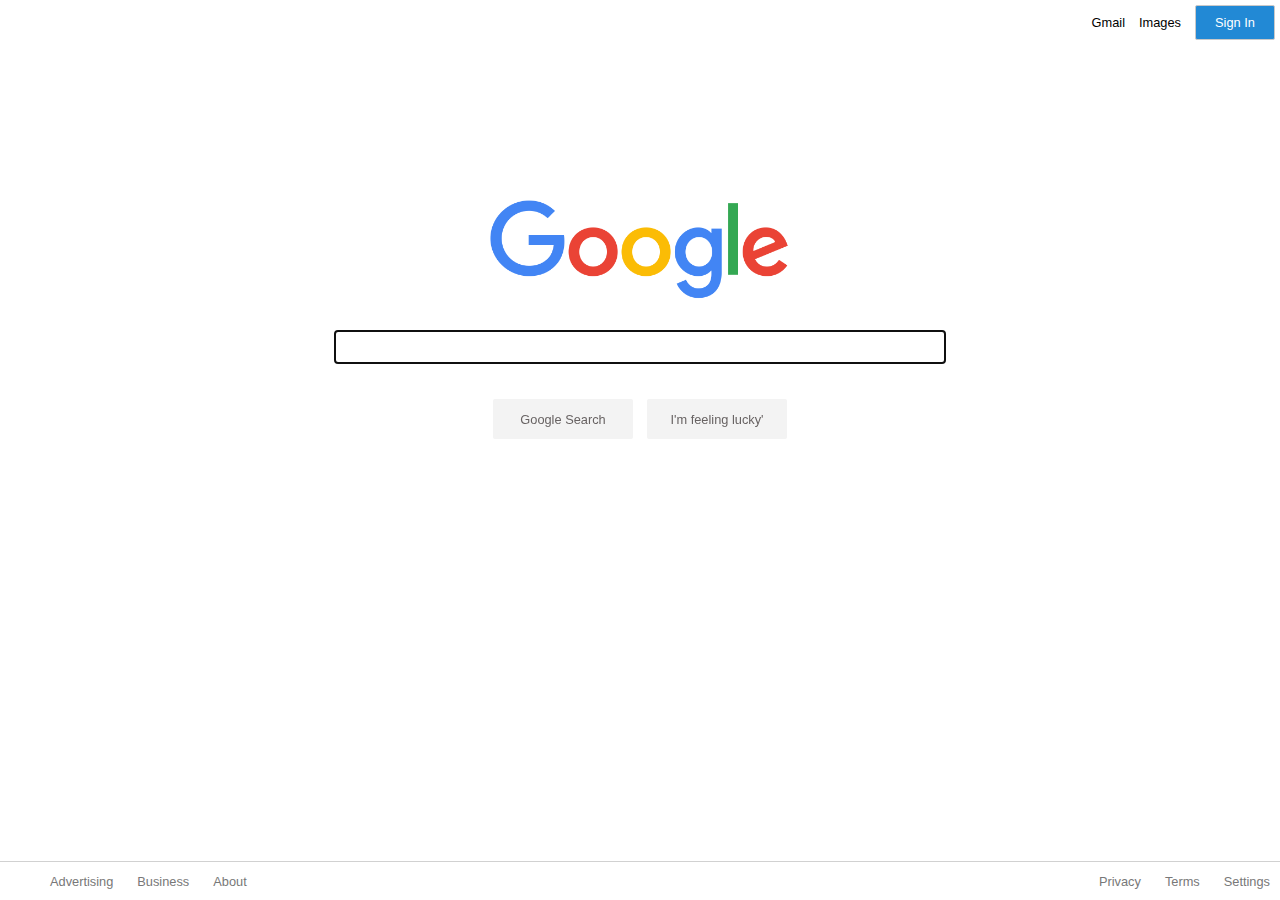
<file: GoogleClone/index.html>
<!Doctype html>
<html>
    <head>
        <title>Google clone</title>
        <link  rel="stylesheet" href="css/styles.css" />

    </head>

    <body>
        <header>
            <ul id="nav-right">
                <li><a href="#">Gmail</a></li>
                <li><a href="#">Images</a></li>
                <li><input type="button" id="sign-in" value="Sign In" /></li>
            </ul>
        </header>

        <div id="content">
            <div id="logo">
                <img src="img/googlelogo.png" alt="googlelogo" width="300px"/>
            </div>

            <div id="search">
                <input type="text" id="search-box"  name="search" />
            </div>

            <div id="search-button">
                <input type="button" class="button" name="google" value="Google Search" />
                <input type="button" class="button" name="google" value="I'm feeling lucky'" />
            </div>

        </div>

        <footer>
            <ul id="footer-left">
                <li><a href="#">Advertising</a></li>
                <li><a href="#">Business</a></li>
                <li><a href="#">About</a></li>
            </ul>

            <ul id="footer-right">
                <li><a href="#">Privacy</a></li>
                <li><a href="#">Terms</a></li>
                <li><a href="#">Settings</a></li>
            </ul>

        </footer>    
    
    </body>

    <script type="text/javascript">
        onload = () => {
            var mySearchBox = document.getElementById("search-box");
            mySearchBox.focus();
        }
    </script>
</html>
</file>
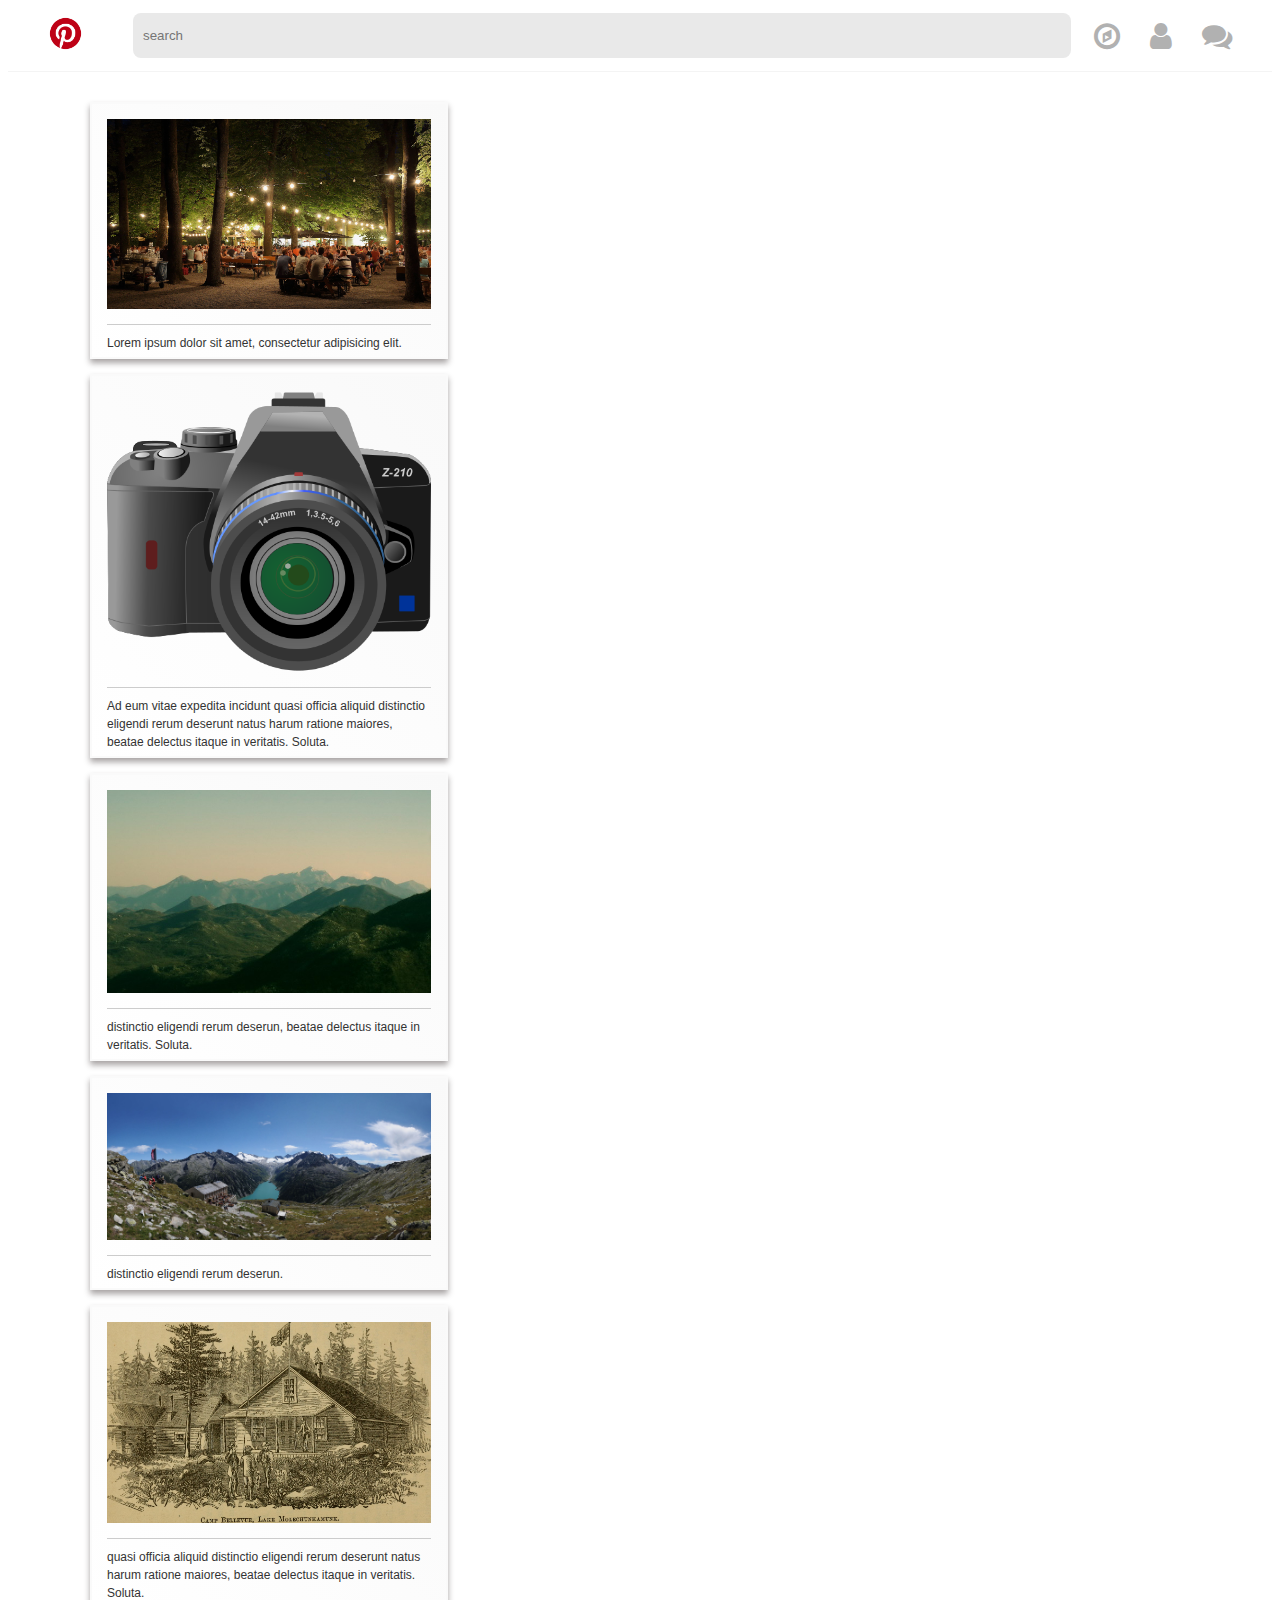
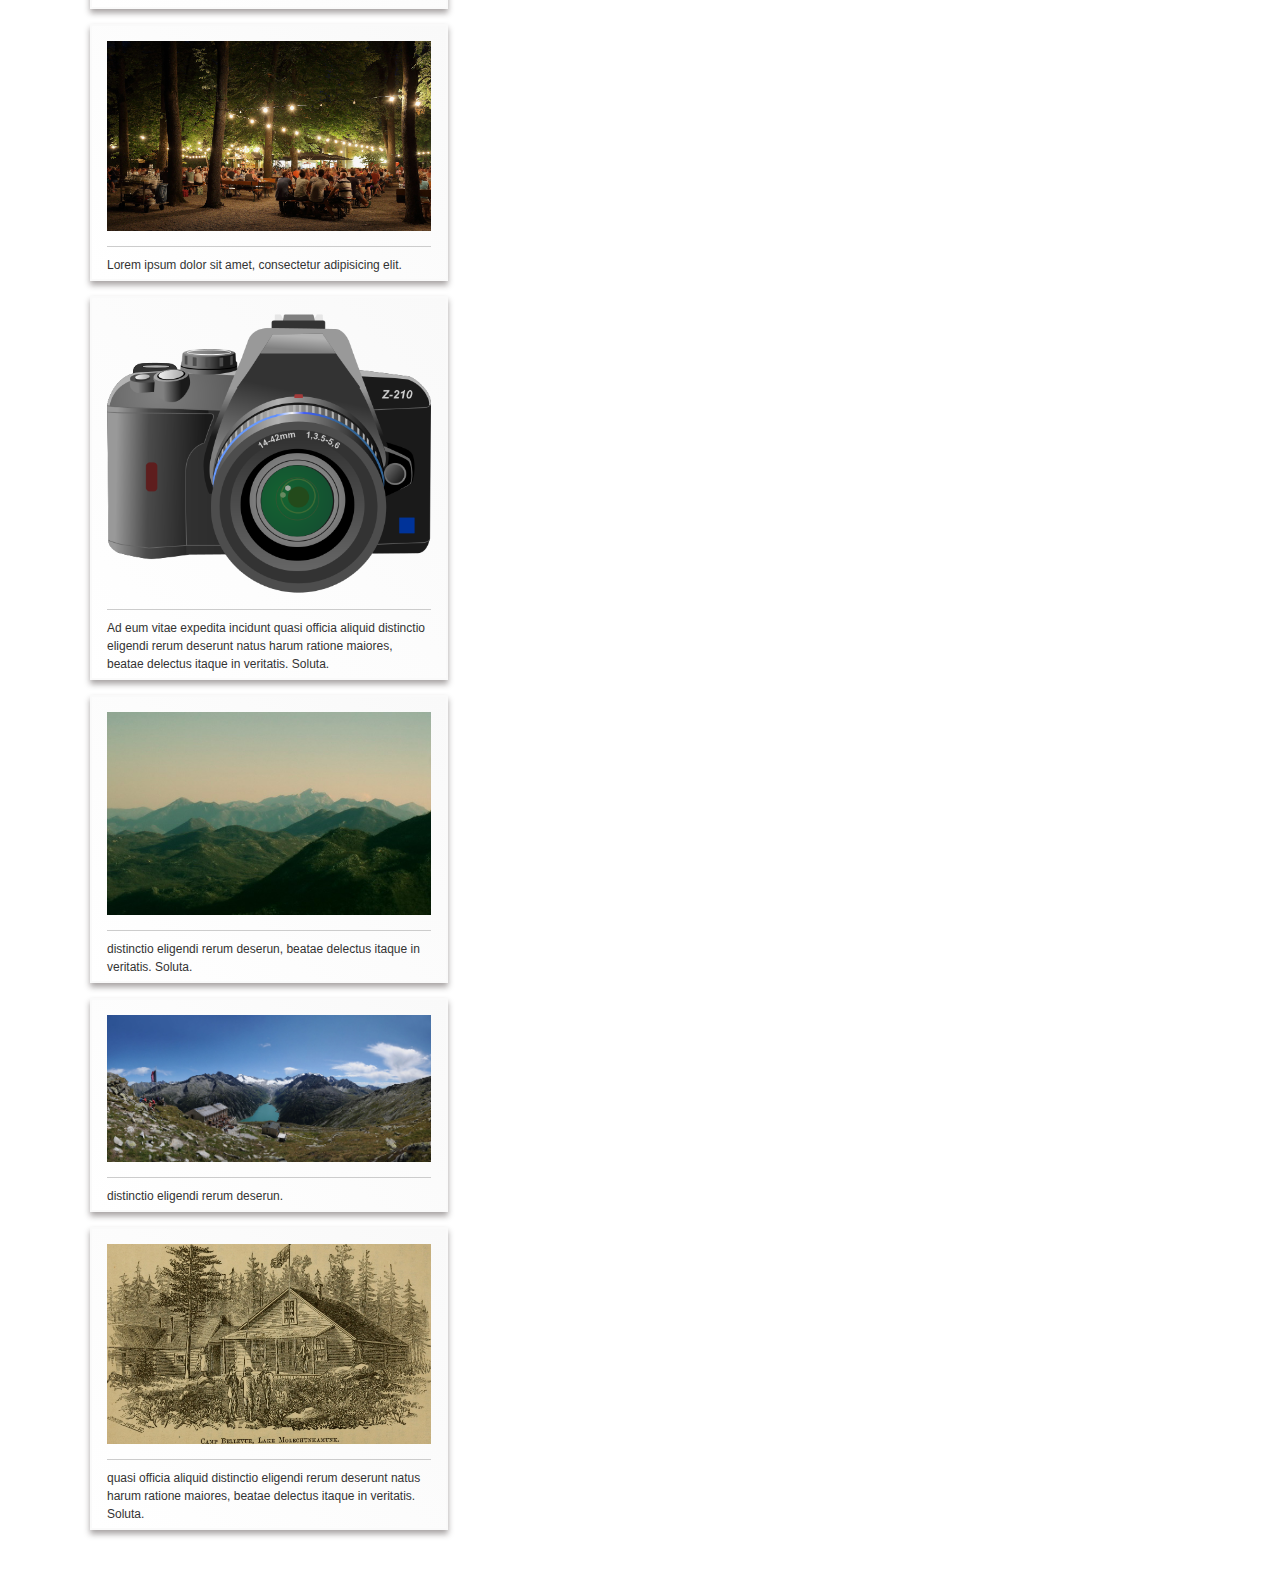
<file: PinterestClone/index.html>
<!Doctype html>
<html>
    <head>
        <meta charset="UTF-8">
        <title>Pinterest clone</title>
        <link  rel="stylesheet" href="css/styles.css" />
        <link href="https://maxcdn.bootstrapcdn.com/font-awesome/4.7.0/css/font-awesome.min.css" rel="stylesheet" integrity="sha384-wvfXpqpZZVQGK6TAh5PVlGOfQNHSoD2xbE+QkPxCAFlNEevoEH3Sl0sibVcOQVnN" crossorigin="anonymous">


    </head>

    <body>
        <div id="header">
            <ul>
                <div id="logo"><img src="img/logo.png" alt="logo"></div>
                <div id="search"><input type="text" id="search-box" placeholder="search"/></div>
                <div id="nav-button">
                <div id="nav-button"><a href="#"><i class="fa fa-comments" aria-hidden="true"></i></a></div>
                <div id="nav-button"><a href="#"><i class="fa fa-user" aria-hidden="true"></i></a></div>
                <div id="nav-button"><a href="#"><i class="fa fa-compass" aria-hidden="true"></i></div>
            </ul>
        </div>
        
        <div id="wrapper">
            <div id="column">
                <div class="pin">
                    <img src="img/img_1.jpg" alt="img_1"/>
                    <p>
                        Lorem ipsum dolor sit amet, consectetur adipisicing elit.
                    </p>
                </div>

                <div class="pin">
                    <img src="img/img_2.png" alt="img_2"/>
                    <p>
                         Ad eum vitae expedita incidunt quasi officia aliquid distinctio eligendi rerum deserunt natus harum ratione maiores, beatae delectus itaque in veritatis. Soluta.
                    </p>
                </div>

                <div class="pin">
                    <img src="img/img_3.jpg" alt="img_3"/>
                    <p>
                          distinctio eligendi rerum deserun, beatae delectus itaque in veritatis. Soluta.
                    </p>
                </div>

                <div class="pin">
                    <img src="img/img_4.jpg" alt="img_4"/>
                    <p>
                          distinctio eligendi rerum deserun.
                    </p>
                </div>

                <div class="pin">
                    <img src="img/img_5.jpg" alt="img_5"/>
                    <p>
                         quasi officia aliquid distinctio eligendi rerum deserunt natus harum ratione maiores, beatae delectus itaque in veritatis. Soluta.
                    </p>
                </div>

                <div class="pin">
                    <img src="img/img_1.jpg" alt="img_1"/>
                    <p>
                        Lorem ipsum dolor sit amet, consectetur adipisicing elit.
                    </p>
                </div>

                <div class="pin">
                    <img src="img/img_2.png" alt="img_2"/>
                    <p>
                         Ad eum vitae expedita incidunt quasi officia aliquid distinctio eligendi rerum deserunt natus harum ratione maiores, beatae delectus itaque in veritatis. Soluta.
                    </p>
                </div>

                <div class="pin">
                    <img src="img/img_3.jpg" alt="img_3"/>
                    <p>
                          distinctio eligendi rerum deserun, beatae delectus itaque in veritatis. Soluta.
                    </p>
                </div>

                <div class="pin">
                    <img src="img/img_4.jpg" alt="img_4"/>
                    <p>
                          distinctio eligendi rerum deserun.
                    </p>
                </div>

                <div class="pin">
                    <img src="img/img_5.jpg" alt="img_5"/>
                    <p>
                         quasi officia aliquid distinctio eligendi rerum deserunt natus harum ratione maiores, beatae delectus itaque in veritatis. Soluta.
                    </p>
                </div>


            </div>
        </div> 
    </body>

</html>
</file>
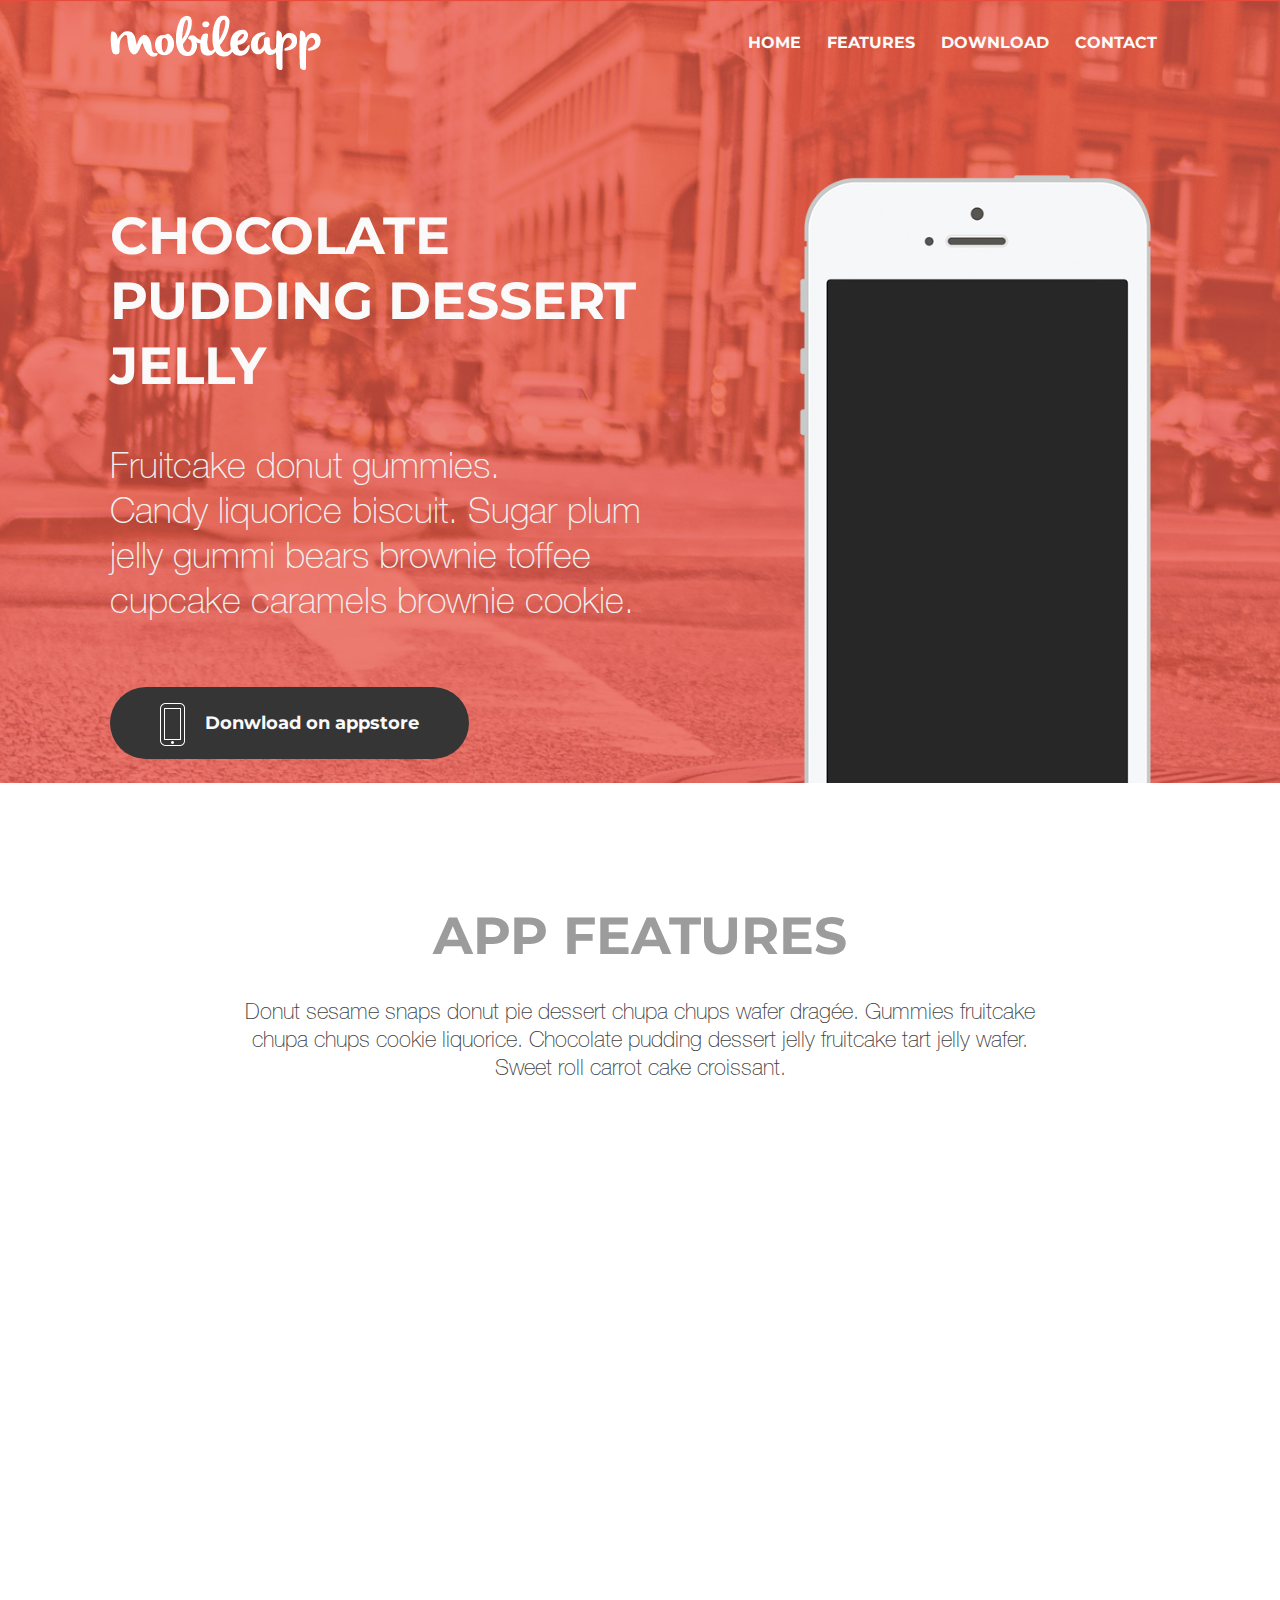
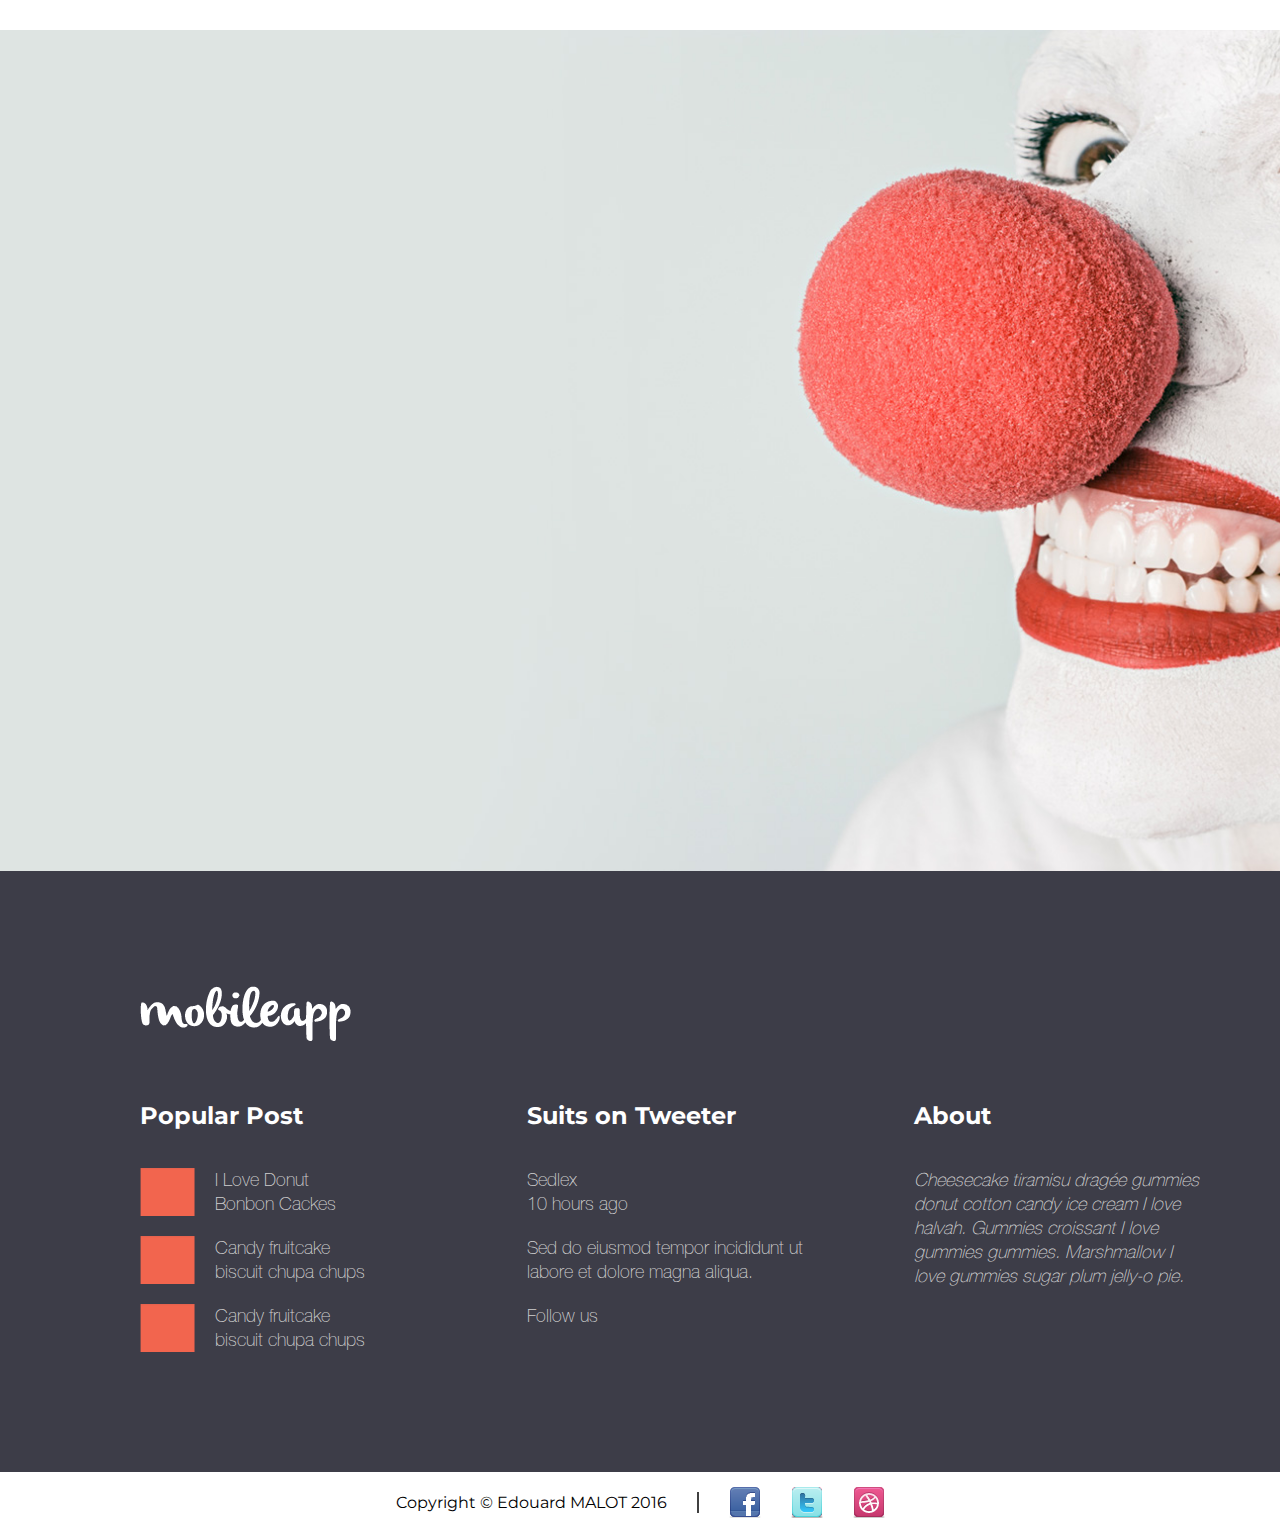
<file: PSD2HTML/index.html>
<!DOCTYPE HTML>
<html>

<head>       
    <!-- Required meta tags -->
        <meta charset="utf-8">                                               <!-- character encoding -->
        <meta http-equiv="X-UA-Compatible" content="IE=edge" />              <!-- Display webpage in edge mode/IE in highest supported document mode -->
        <meta name=viewport content="width=device-width, initial-scale=1">   <!-- Optimizations for mobile devices -->
        
        <title>PSD2HTML Sample</title>
        
    <!-- Fonts -->        
        <link rel="icon" type="image/png" href="/img/favicon.png" />
        
    <!-- CSS : Style and animate  -->       
        <link rel='stylesheet' type="text/css" href="css/animate.css">       
        <link rel='stylesheet' type="text/css" href="css/style.css"> 

    <!-- Fonts -->        
        <link href="https://fonts.googleapis.com/css?family=Montserrat:400,700" rel="stylesheet">
               
    <!-- HTML5 shiv and Respond.js IE8 support of HTML5 elements and media queries -->
        <!--[if lt IE 9]>
            <script src="https://cdnjs.cloudflare.com/ajax/libs/html5shiv/3.7.3/html5shiv.min.js"></script>
            <script src="https://cdnjs.cloudflare.com/ajax/libs/respond.js/1.4.2/respond.min.js"</script>
        <![endif]-->
                    
</head>

<body>
    <section id="Hero1">
        <div class="container">
            <div id="hero-top">
                <a href="#"><img src="img/logo.png" alt="logo" class="logo"></a>
                <nav>
                    <ul id="nav-menu">
                        <li><a href="#Hero1" class="menu-item uppercase js-link">Home</a></li>
                        <li><a href="#features" class="menu-item uppercase js-link">Features</a></li>
                        <li><a href="#nose" class="menu-item uppercase js-link">Download</a></li>
                        <li><a href="#footer" class="menu-item uppercase js-link">Contact</a></li>
                    </ul>
                </nav>
            </div>
            <div id="hero-cta">
                <div id="hero-cta-left">
                    <h2>Chocolate pudding dessert jelly</h2>
                    <p>Fruitcake donut gummies.
                        <br>Candy liquorice biscuit. Sugar plum jelly gummi bears brownie toffee cupcake caramels brownie cookie.</p>
                    <a href="#" id="btn-download"><img src="img/smallphone.png" alt="smallphone">Donwload on appstore</a>
                </div> 
                <div id="iphone-hero1" class="iphone-parent-div js-wp-iphone">
                    <img id="iphone-img" src="img/iphone-off.png" alt="iphone-off">
                    <img class="iphone-screen" src="img/iphone-screen.png" alt="iphone-screen">
                    <img class="iphone-btn" src="img/iphone-btn.png" alt="iphone-btn">                    
<!--                    <img src="img/iphone.png" alt="iphone" id="iphone-img"> -->
                </div>
            </div>
        </div>
    </section>


    <section id="features">
        <div class="container">
            <h2>App Features</h2>
            <p>Donut sesame snaps donut pie dessert chupa chups wafer dragée. Gummies fruitcake chupa chups cookie liquorice. Chocolate pudding dessert jelly fruitcake tart jelly wafer. Sweet roll carrot cake croissant.</p>
            <div class="row">
                <div class="column-4 wow slideInLeft"> <img src="img/feature1.png" alt="feature1">
                    <h3 class="uppercase">Scalable</h3>
                    <p>Croissant ice cream macaroon cake. Dessert jelly beans candy cookie. Bear claw candy canes gingerbread caramels cake. Macaroon applicake gummi bears jelly marzipan.</p>
                </div>
                <div class="column-4 wow slideInUp"> <img src="img/feature2.png" alt="feature2">
                    <h3 class="uppercase">Instant</h3>
                    <p>Croissant ice cream macaroon cake. Dessert jelly beans candy cookie. Bear claw candy canes gingerbread caramels cake. Macaroon applicake gummi bears jelly marzipan.</p>
                </div>
                <div class="column-4 wow slideInRight"> <img src="img/feature3.png" alt="feature3">
                    <h3 class="uppercase">Something</h3>
                    <p>Croissant ice cream macaroon cake. Dessert jelly beans candy cookie. Bear claw candy canes gingerbread caramels cake. Macaroon applicake gummi bears jelly marzipan.</p>
                </div>
            </div>
        </div>
    </section>


    <section id="nose">
        <div class="container">
            <div class="download-info wow fadeInLeftBig" data-wow-duration="0.8s" data-wow-delay="0.25s" >
                <h2><span class="text-red">Chocolate</span> pudding dessert jelly <span class="text-red">fruit</span> <span class="text-red">cake tart jelly wa</span>fer.</h2>
                <p class="download-p">Donut cupcake lemon drops dragée liquorice apple pie powder. Topping sweet lollipop soufflé chocolate liquorice candy canes. </p>
                <a href="#" class="download-btn uppercase">Download</a>
            </div>
        </div>
    </section>


    <section id="footer">
        <div class="container">
            <img id="footer-logo" src="img/logo.png" alt="logo">
            <div class="row">               
                <div class="column-4 footer-column">
                    <h3 class="footer-h3">Popular Post</h3>
                    <div class="footer-left-row-item">
                        <img src="img/redrec.png" alt="redrec">
                        <p>I Love Donut <br>Bonbon Cackes</p>
                    </div>
                    <div class="footer-left-row-item">
                        <img src="img/redrec.png" alt="redrec">
                        <p>Candy fruitcake <br>biscuit chupa chups</p>
                    </div>
                    <div class="footer-left-row-item">
                        <img src="img/redrec.png" alt="redrec">
                        <p>Candy fruitcake <br>biscuit chupa chups</p>
                    </div>                    
                </div>

                <div class="column-4 footer-column">
                      <h3 class="footer-h3">Suits on Tweeter</h3>
                      <div class="footer-left-row-item">
                        <p><b>Sedlex</b><br>10 hours ago</p>
                      </div>
                      <div class="footer-left-row-item">
                        <p>Sed do eiusmod tempor incididunt ut labore et dolore magna aliqua. </p>
                      </div>  
                      <div class="footer-left-row-item">
                        <p>Follow us</p>
                      </div>                                         
                </div>

                 <div class="column-4 footer-column">
                      <h3 class="footer-h3">About</h3>
                      <div class="footer-left-row-item">
                        <p class="p-about">Cheesecake tiramisu dragée gummies donut cotton candy ice cream I love halvah. Gummies croissant I love gummies gummies. Marshmallow I love gummies sugar plum jelly-o pie. </p>
                      </div>                                        
                </div>               
            </div>
        </div>
    </section>

    <section id="copyright">
        <div class="container">
            <div class="copyright-footer">
                    <h3 >Copyright &copy; Edouard MALOT 2016</h3>
                    <img src="img/facebook.png" alt="facebook">
                    <img src="img/tweeter.png" alt="tweeter">
                    <img src="img/dribble.png" alt="dribble">   
            </div>
        </div>
    </section>

    <!-- Javascrip -->
        <script src="https://cdnjs.cloudflare.com/ajax/libs/jquery/3.1.1/jquery.min.js"></script>
<!--        <script src="js/jquery.waypoints.min.js"></script>-->
        <script src="js/wow.min.js"></script>
        <script src="js/main.js"></script>
</body>
</html>
</file>
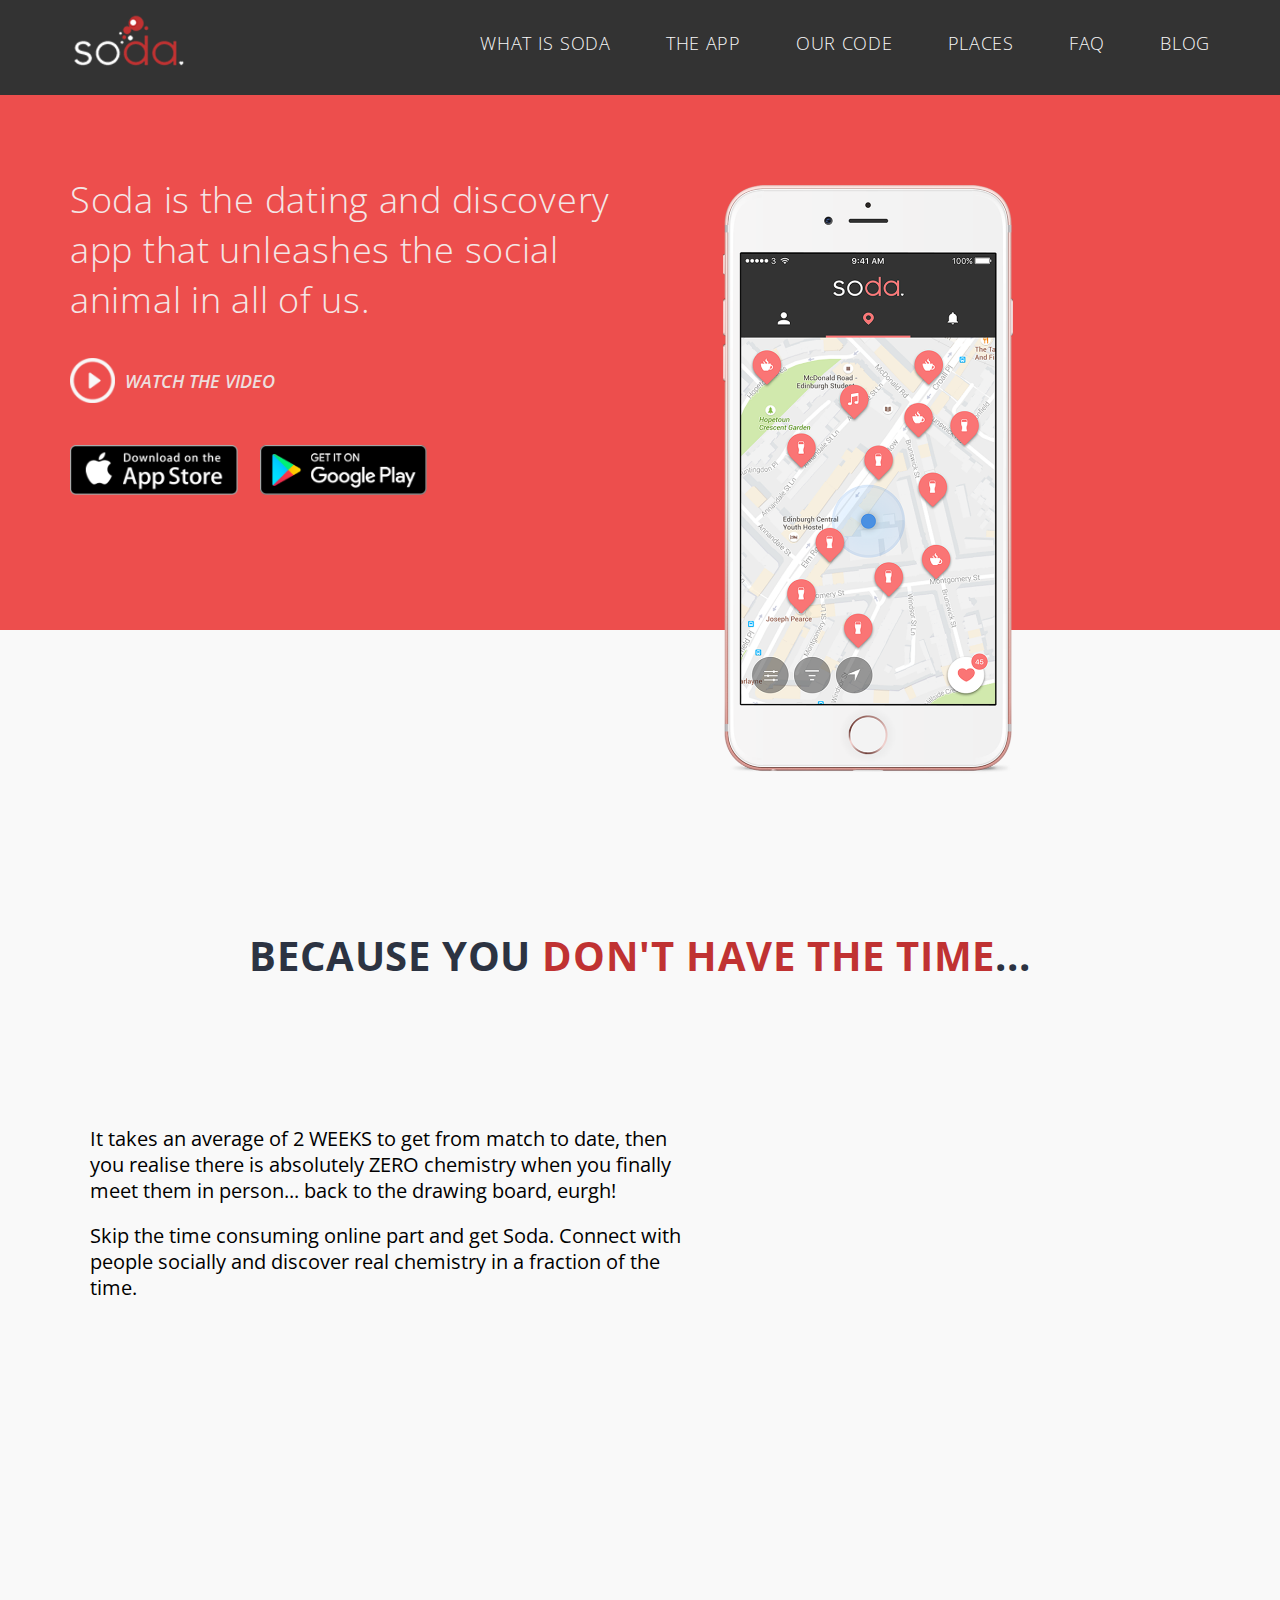
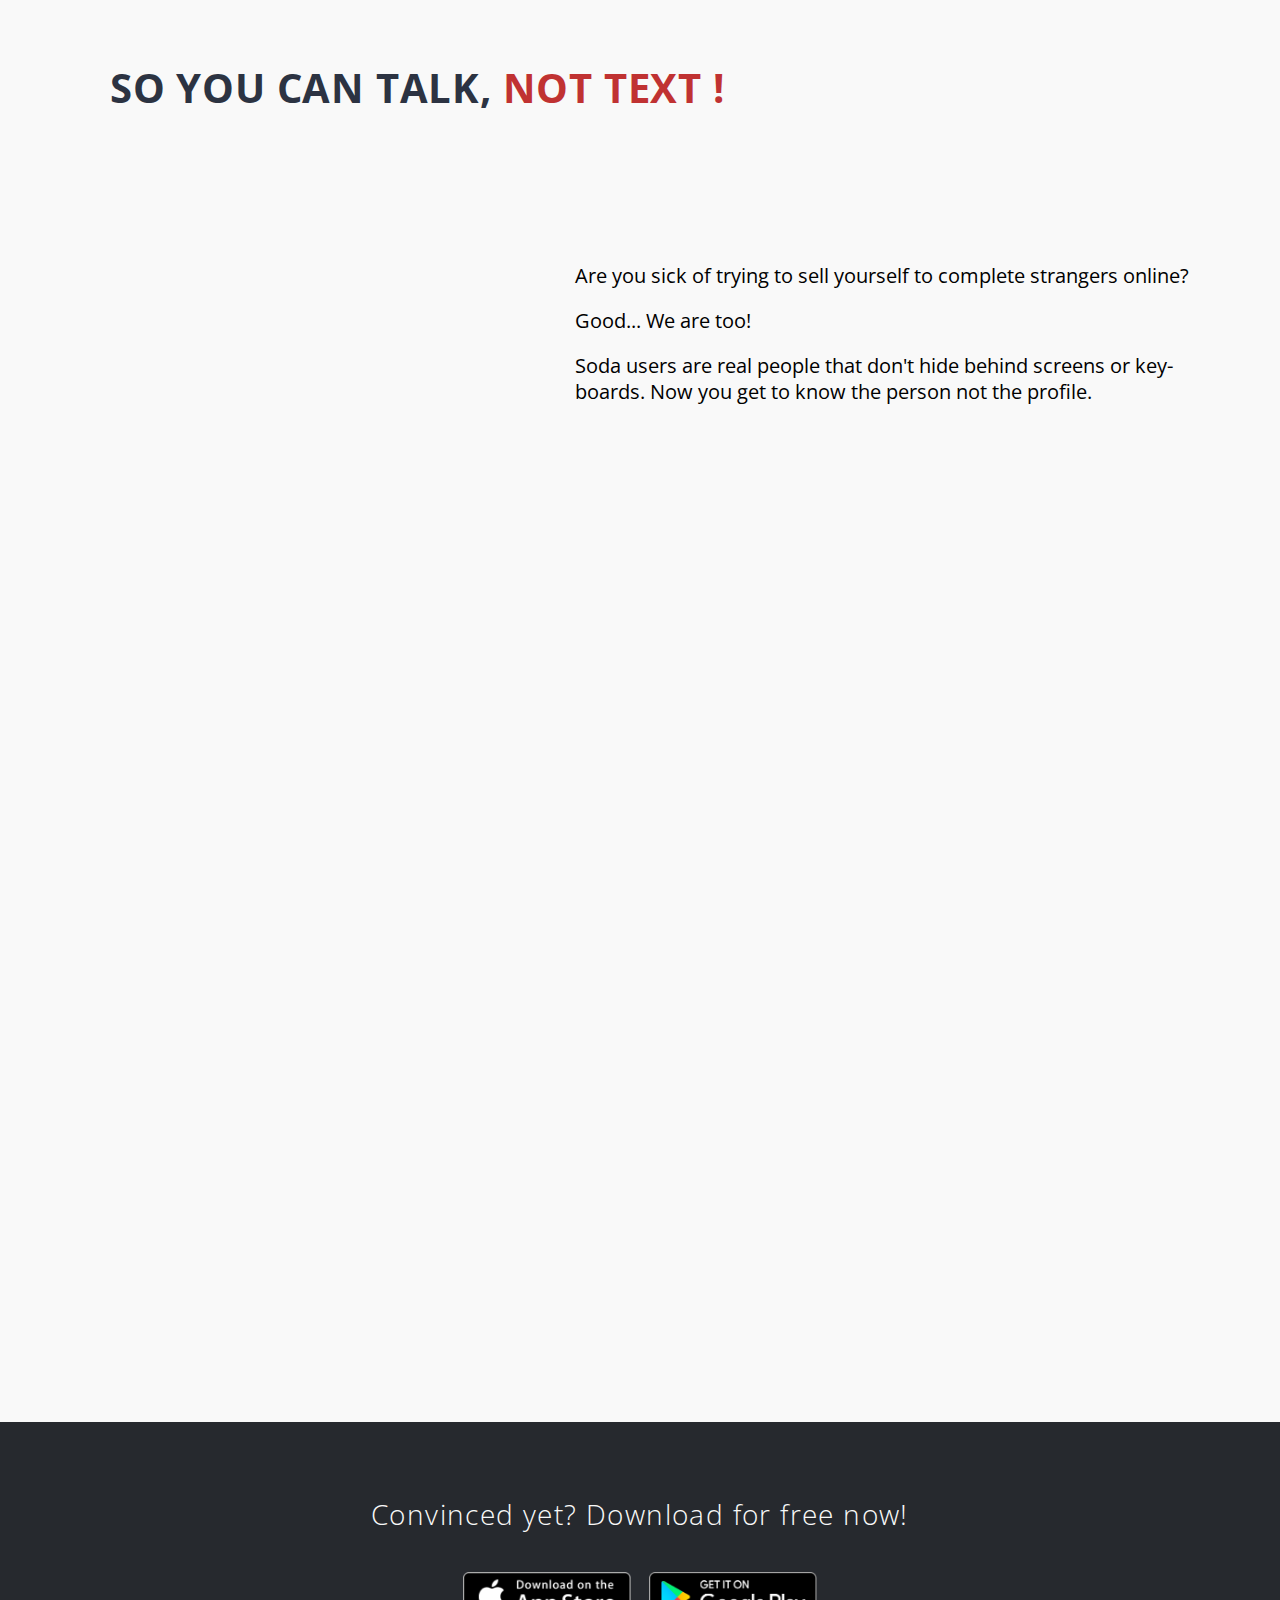
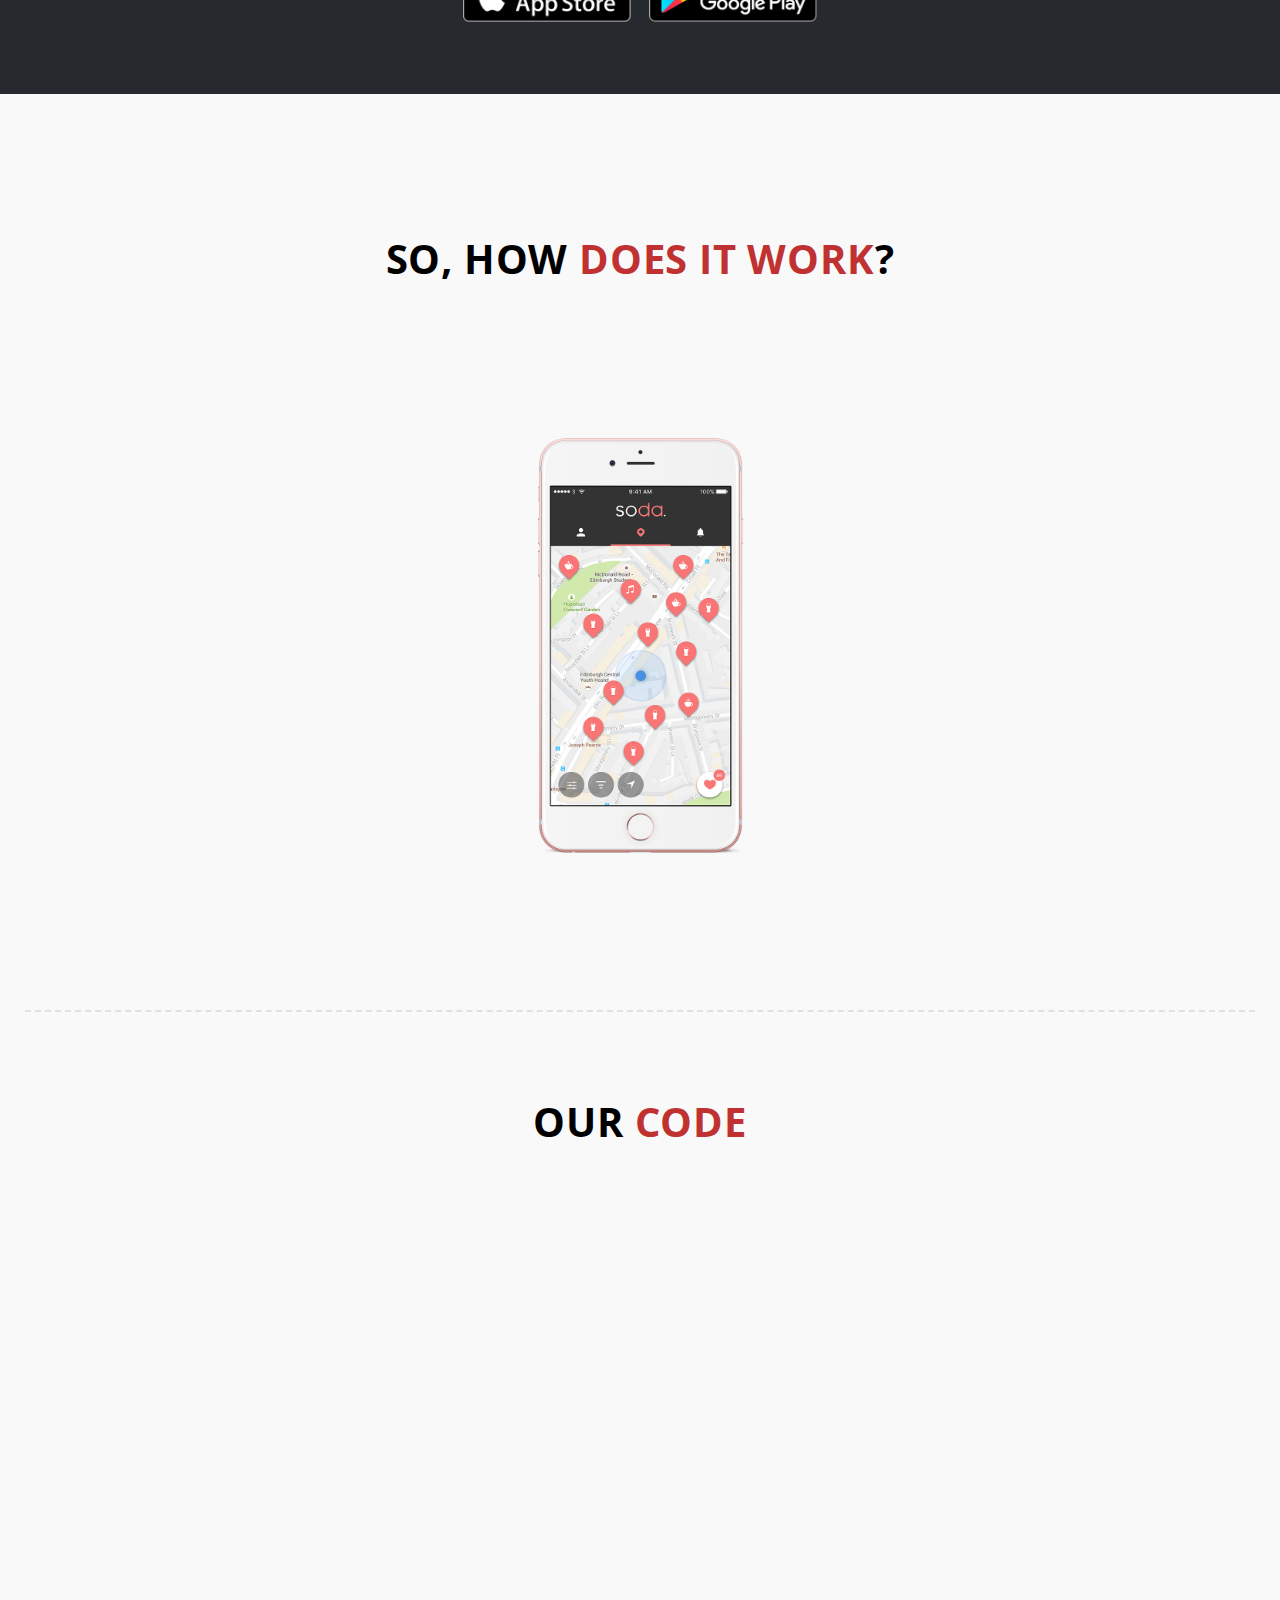
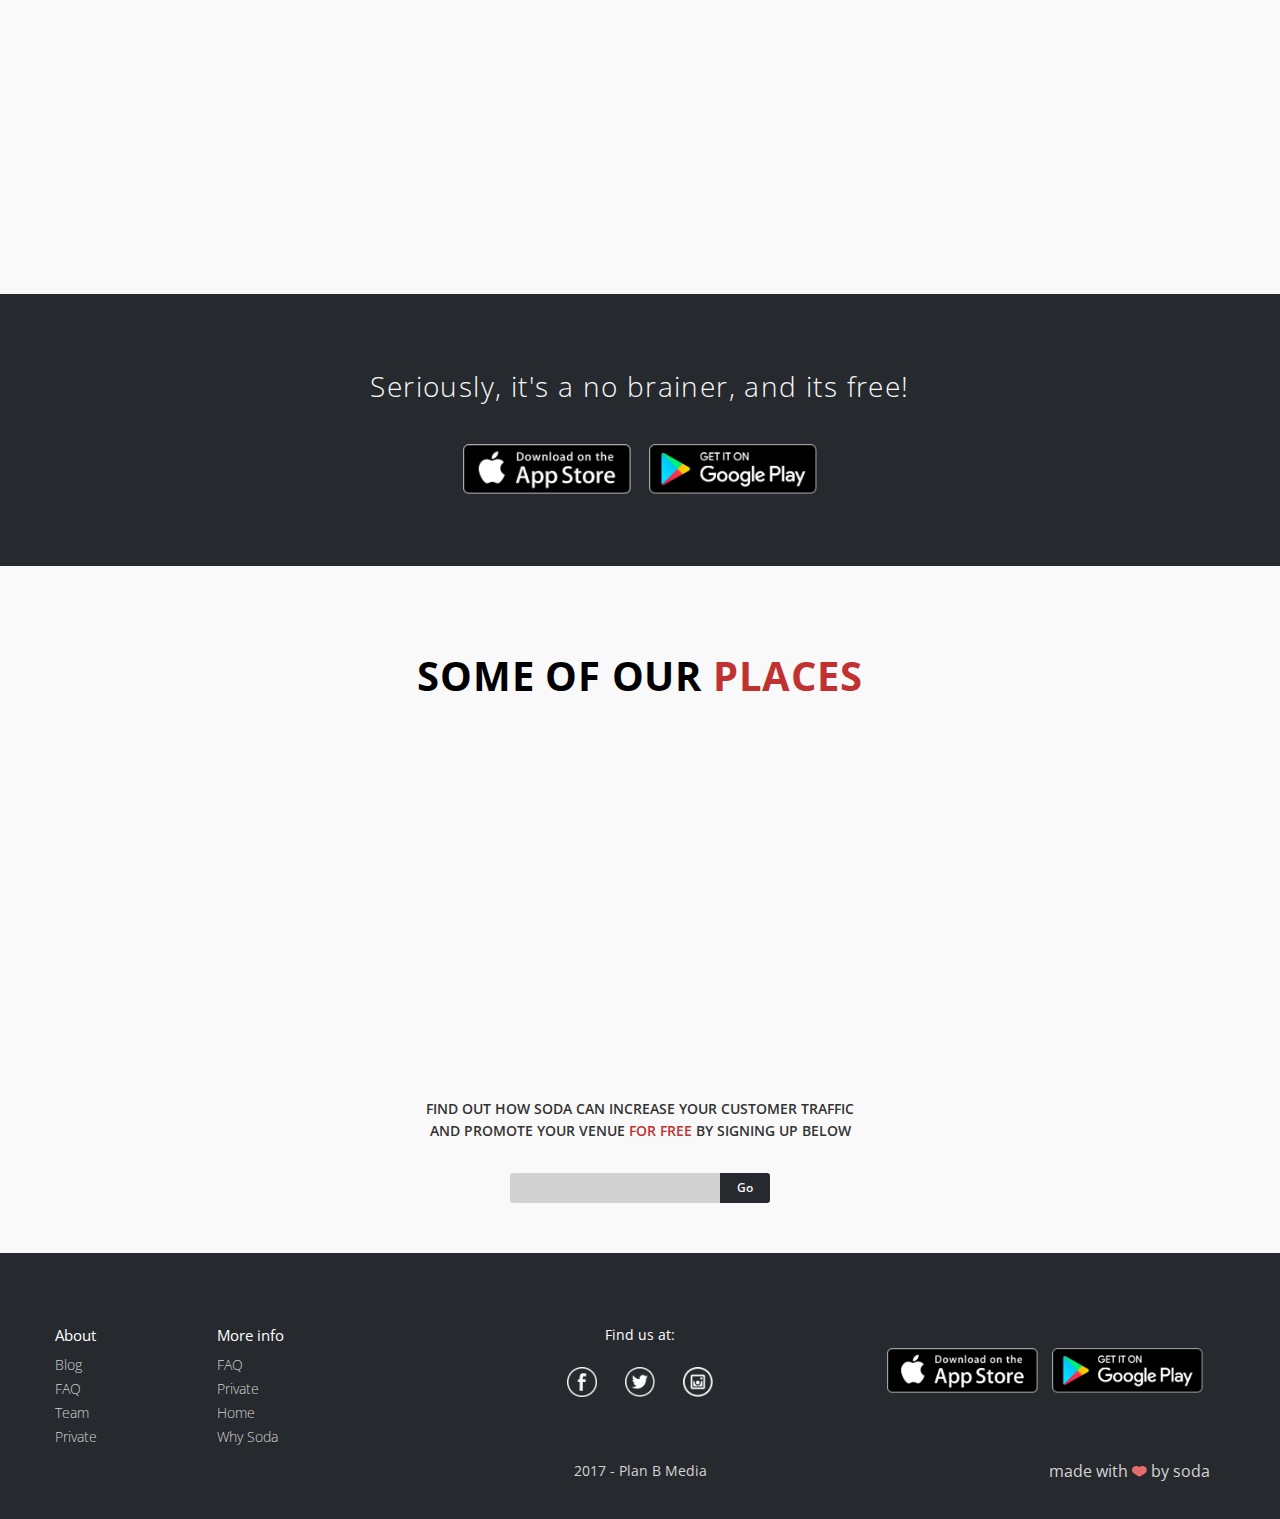
<file: SodaApp/index.html>
<!DOCTYPE HTML>
<html lang="en">


<head>       
    <!-- Required meta tags -->
        <meta charset="utf-8">                                               <!-- character encoding -->
        <meta http-equiv="X-UA-Compatible" content="IE=edge" />              <!-- Display webpage in edge mode/IE in highest supported document mode -->

        <meta name=viewport content="width=640, initial-scale=0.5, maximum-scale=1">          <!-- Optimizations for mobile devices -->
        
        <title>Soda</title>
        
        
    <!-- CSS : Style and animate  -->  
        
        <!-- bootstrap -->  
        <link rel="stylesheet" href="https://maxcdn.bootstrapcdn.com/bootstrap/3.3.7/css/bootstrap.min.css" integrity="sha384-BVYiiSIFeK1dGmJRAkycuHAHRg32OmUcww7on3RYdg4Va+PmSTsz/K68vbdEjh4u" crossorigin="anonymous">
        
        <link rel='stylesheet' type="text/css" href="css/animate.css">
               
        <link rel='stylesheet' type="text/css" href="css/style.css"> 
        
        <!-- Fancy box -->
        <link rel="stylesheet" href="js/jquery.fancybox.css" type="text/css" media="screen" />

    <!-- Fonts -->        
        <link href="https://fonts.googleapis.com/css?family=Open+Sans:300,400,600,700" rel="stylesheet">
               
    <!-- HTML5 shiv and Respond.js IE8 support of HTML5 elements and media queries -->
        <!--[if lt IE 9]>
            <script src="https://cdnjs.cloudflare.com/ajax/libs/html5shiv/3.7.3/html5shiv.min.js"></script>
            <script src="https://cdnjs.cloudflare.com/ajax/libs/respond.js/1.4.2/respond.min.js"</script>
        <![endif]-->
                    
</head>

<body>
   
<!-------------------- SECTION 1 -------------------->
    <section id="section1" class="container-fluid">
       <div class="black-background"></div>
       <div class="red-background"></div>
        <div class="section1 container">
           
            <div class="row">   
                <div class="banner flex-class hidden-xs hidden-sm hidden-md col-lg-12">   
                        <img src="img/soda-logo.png" alt="soda" class="logo">  
                        <nav>
                            <ul class="menu flex-class">
                                <li><a href="#section2" class="js-link" >WHAT IS SODA</a></li>
                                <li><a href="#section5" class="js-link" >THE APP</a></li>
                                <li><a href="#section6" class="js-link" >OUR CODE</a></li>
                                <li><a href="#section8" class="js-link" >PLACES</a></li>
                                <li><a href="#section9" class="js-link" >FAQ</a></li>
                                <li><a href="#section9" class="js-link" >BLOG</a></li>
                            </ul>
                        </nav>  
                  </div> 
                  
                  
                  
                  
                  <div class="banner col-xs-12 col-sm-12 col-md-12 hidden-lg">
                       <div class="responsive-nav">
                            <img src="img/soda-logo.png" alt="soda" class="logo">  
                            <a href="" class="menu-responsive-btn"><img src="img/hamburger.png" alt="hamburger" class="hamburger"></a>
                       </div>  
                  </div> 
                  
                   <div class="col-xs-12 col-sm-12 col-md-12 hidden-lg responsive-nav-div"> 
                        <nav>
                            <ul class="menu menu-responsive">
                                <li><a href="#section2" class="js-link" >WHAT IS SODA</a></li>
                                <li><a href="#section5" class="js-link" >THE APP</a></li>
                                <li><a href="#section6" class="js-link" >OUR CODE</a></li>
                                <li><a href="#section8" class="js-link" >PLACES</a></li>
                                <li><a href="#section9" class="js-link" >FAQ</a></li>
                                <li><a href="#section9" class="js-link" >BLOG</a></li>
                            </ul>
                        </nav>  
                  </div>                  
                  
             </div> 
                                             
            <div class="row">   
                                               
                    <div class="col-xs-12 col-sm-12 col-md-6 col-lg-6 section1-left-div">
                       
                        <div class="row">                      
                            <div class="hidden-xs hidden-sm col-md-12 col-lg-12">
                                   <h1>Soda is the dating and discovery app that unleashes the social animal in all of us.</h1>  
                            </div>

                            <div class="col-xs-12 col-sm-12 hidden-md hidden-lg">
                                   <h1>Soda is the dating and<br>discovery app that unleashes<br>the social animal in all of us</h1>  
                            </div>
                            
                        </div>              


                        <a href="https://www.youtube.com/embed/L9szn1QQfas?autoplay=1" class="flex-class watch various fancybox.iframe watch-video-button">
                            <img src="img/play-icon.png" alt="play">
                            <h3 class="italic">WATCH THE VIDEO</h3>
                        </a>
                      
                       
                        <div class="flex-class download-btn">
                            <a href="http://appstore.com/sodasocialdating"><img src="img/Apple-btn.png" alt="apple-donwload"></a>
                            <a href=""><img src="img/Google-btn.png" alt="google-donwload"></a>
                        </div>
                    </div>

                    <div class="hidden-xs hidden-sm col-md-1 col-lg-1">

                    </div>

                    <div class="hidden-xs hidden-sm col-md-5 col-lg-5">
                        <img class="iphone" src="img/iphone.png" alt="iphone">
                    </div>
                </div>
                                 
         </div>
    </section>
    
<!-------------------- SECTION 2 -------------------->
    <section id="section2" class="container-fluid">
        <div class="section2 container">
           
            <div class="row">
                <div class="col-xs-12 col-sm-12 hidden-md hidden-lg">
                    <h1 class="additional-sectin2-h1">WHY SODA?</h1>
                </div> 
            </div>
            
            <h1 class="big-title-font section2-second-h1">BECAUSE YOU <spam class="text-red">DON'T HAVE THE TIME</spam>...</h1>        
            <div class="row">
                 <div class="col-xs-12 col-sm-12 col-md-7 col-lg-7"> 
                     <p class="responsive-p">It takes an average of 2 WEEKS to get from match to date, then you realise there is absolutely ZERO chemistry when you finally meet them in person... back to the drawing board,  eurgh! </p>
                      <p class="responsive-p">Skip the time consuming online part and get Soda. Connect with people socially and discover real chemistry in a fraction of the time.</p>                                               
                 </div>
                   
                 <div class="col-xs-12 col-sm-12 col-md-5 col-lg-5 wow bounceIn bin-img-div" data-wow-delay="0.3s"> 
                     <img class="bin-img" src="img/bin.png" alt="bin">
                 </div>  
            </div>
        </div>
    </section> 
    
 <!-------------------- SECTION 3 -------------------->
    <section id="section3" class="container-fluid">
        <div class="section3 container">
                       
            <h1 class="big-title-font">SO YOU CAN TALK,<spam class="text-red"> NOT TEXT !</spam></h1>     
            
                  
            <div class="row">
            
                 <div class="hidden-xs hidden-sm col-md-5 col-lg-5"> 
                     <img class="people-talk-img wow fadeIn" data-wow-delay="0.3s" src="img/people-talk.png" alt="bin">
                 </div>  
                 
                 <div class="col-xs-12 col-sm-12 col-md-7 col-lg-7">               
                    <p class="responsive-p">Are you sick of trying to sell yourself to complete strangers online?</p>
                     
                    <p class="responsive-p">Good... We are too!</p>
                    <p class="responsive-p">Soda users are real people that don't hide behind screens or key-boards. Now you get to know the person not the profile.</p>                
                 </div>          
                
            </div>
            
            <div class="row">  
                <div class="col-xs-12 col-sm-12 hidden-md hidden-lg people-talk-div">   
                     <img class="people-talk-img wow fadeIn" data-wow-delay="0.3s" src="img/people-talk.png" alt="bin"> 
                </div>                            
            </div>
                                       
            <h1 class="social-life-text wow bounceInRight big-title-font">PUT THE FIZZ BACK INTO<br>YOUR <spam class="text-red">SOCIAL LIFE</spam> !</h1>
            
            
            <div class="section3-more-infos-sections wow fadeIn" data-wow-delay="0.3s">
                <div class="row">
                    <div class="row section3-more-infos-first"> 
                        <div class="col-xs-12 col-sm-2 col-md-2 col-lg-2 section3-red text-red">PLACES</div>

                         <div class="col-xs-12 col-sm-10 col-md-10 col-lg-10">
                            <p>Soda presents you with the best / newest / most exciting venues in your area. Amazing social environments where you can discover new faces and make real connections.
                            </p>
                        </div>              
                    </div>  
                </div>  

                <div class="row">  

                   <div class="hidden-xs col-sm-12 col-md-12 col-lg-12">                  
                       <div class="row">                                                  
                            <div class="row section3-more-infos-second"> 
                                <div class="col-xs-12 col-sm-12 col-md-10 col-lg-10">
                                    <p>We will send you invites to a cocktail of different events to let you experience something new whenever you want</p>
                                </div>  
                                <div class="col-xs-12 col-sm-12 col-md-2 col-lg-2 section3-red text-red">EVENTS</div>                       
                            </div> 
                        </div>                
                    </div>   

                    <div class="col-xs-12 hidden-sm hidden-md hidden-lg">                  
                       <div class="row">                                                  
                            <div class="row section3-more-infos-second"> 
                                 <div class="col-xs-12 col-sm-12 col-md-2 col-lg-2 section3-red text-red">EVENTS</div>                            
                                 <div class="col-xs-12 col-sm-12 col-md-10 col-lg-10">
                                    <p>We will send you invites to a cocktail of different events to let you experience something new whenever you want.</p>
                                </div>  
                            </div> 
                        </div>                
                    </div>  

                 </div>                    

                <div class="row">        
                     <div class="row section3-more-infos-third"> 
                        <div class="col-xs-12 col-sm-2 col-md-2 col-lg-2 section3-red text-red">PROMO</div>

                         <div class="col-xs-12 col-sm-10 col-md-10 col-lg-10">
                            <p>We want to reward you for being social. So we're going to roll out some big promos and discounts exclusive to our users.
                            </p>
                        </div>              
                    </div>  
                 </div>                                                             
            </div>                
        </div>
    </section> 
       
<!-------------------- SECTION 4 -------------------->
     <section id="section4" class="container-fluid">
        <div class="section4 container">
            <h2>Convinced yet? Download for free now!</h2>
            
            <div class="convinced-download">
                <a href="http://appstore.com/sodasocialdating"><img src="img/Apple-btn.png" alt="apple-donwload"></a>
                <a href=""><img src="img/Google-btn.png" alt="google-donwload"></a>              
            </div> 
                      
        </div>
    </section> 
          

<!-------------------- SECTION 5 -------------------->  
      <section id="section5" class="container-fluid">
        <div class="section5 container">
            <h1 class="section5-h1 big-title-font">SO, HOW <spam class="text-red">DOES IT WORK</spam>?</h1>
            
            <div class="row">
               <div class="section5-flex">
                    <div class="hidden-xs hidden-sm col-md-5 col-lg-5 section5-panels-left"> 
                           <div class="section5-list flex-class wow bounceInLeft" data-wow-delay="0.1s">
                                <p>Discover the best and busiest venues <br>in your area</p>
                                <img src="img/red-circle.png" alt="red-circle">                     
                           </div>  

                           <div class="section5-list flex-class wow bounceInLeft" data-wow-delay="0.2s">
                                <p>Check-in to a venue on the app before you go out. Your profile now become visible to other users also going</p>
                                <img src="img/red-circle.png" alt="red-circle">                     
                           </div> 

                           <div class="section5-list flex-class wow bounceInLeft" data-wow-delay="0.3s">
                                <p>Check out the other people also going later on</p>
                                <img src="img/red-circle.png" alt="red-circle">                     
                           </div>                       
                    </div>           
                  
                    <div class="col-xs-12 col-sm-12 col-md-2 col-lg-2 section5-iphone"> 
                            <img class="iphone2-img" src="img/image1.png" alt="iphone">
                    </div>
                
                    <div class="hidden-xs hidden-sm col-md-5 col-lg-5 section5-panels-right">                  
                           <div class="section5-list flex-class wow bounceInRight" data-wow-delay="0.1s">
                                <img src="img/red-circle.png" alt="red-circle">   
                                <p>Hide anyone you aren't keen on, now they can no longer see your profile. See someone interesting? Send them a like!</p>                
                           </div>  

                           <div class="section5-list flex-class wow bounceInRight" data-wow-delay="0.2s">
                                <img src="img/red-circle.png" alt="red-circle">   
                                <p>Head out to a venue and connect with the other Soda users you saw on the app earlier. <br>Go alone or with friends, who cares!?<br>Just get social and be rewarded for it</p>                  
                           </div> 

                           <div class="section5-list flex-class wow bounceInRight" data-wow-delay="0.3s">
                                <img src="img/red-circle.png" alt="red-circle"> 
                                <p>Delete all generic dating apps on your phone because you are now a certified social animal!</p>   
                           </div>                                                 
                    </div>                 
                </div>
            </div>
            
            <div class="row">
                <div class="col-xs-12 col-sm-12 hidden-md hidden-lg section5-responsive-div">   
                     <div class="section5-list-responsive" data-wow-delay="0.1s">
                        <img src="img/red-circle.png" alt="red-circle">   
                        <p class="section5-responsive-text">Hide anyone you aren't keen on, now they can no longer see your profile. See someone interesting? Send them a like!</p>                
                   </div>                        
                </div>                                
            </div>                          
            
        </div>
    </section>
    
    <hr class="custom-hr">      
   
   
<!-------------------- SECTION 6 -------------------->  
    <section id="section6" class="container-fluid">
        <div class="section6 container">
            <h1 class="section6-h1 big-title-font">OUR <spam class="text-red">CODE</spam></h1>    
                           
            <div class="row"> 
                    <div class="col-xs-12 col-sm-6 col-md-4 col-lg-4 section6-items wow flipInX" data-wow-delay="0.1s"> 
                        <img src="img/places-icon.png" alt="place">
                        <h3>PLACES</h3>
                        <p>Our places are always verified, safe, public environment. No dogdy car parks or private parties here!</p>
                    </div>
                    
                    <div class="col-xs-12 col-sm-6 col-md-4 col-lg-4 section6-items wow flipInX" data-wow-delay="0.3s">
                        <img src="img/faces-icon.png" alt="face">
                        <h3>FACES</h3>
                        <p>Soda users are all verified through Facebook and cannot pretend to be someone they are not from behind a keyboard. No creeps, no catfish.</p>                   
                    </div>
                    
                     <div class="col-xs-12 col-sm-6 col-md-4 col-lg-4 section6-items wow flipInX" data-wow-delay="0.2s"> 
                        <img src="img/security-icon.png" alt="face">
                        <h3>SECURITY</h3>
                        <p>Any meetings between will occur in verified.<br>Soda places. 1-2-1s or private meet-ups are not possible.</p>                       
                    </div> 
                                      
                    <div class="col-xs-12 col-sm-6 col-md-4 col-lg-4 section6-items wow flipInX" data-wow-delay="0.35s">
                        <img src="img/community-icon.png" alt="face">
                        <h3>COMMUNITY</h3>
                        <p>We have robust reporting systems in place and will be developing a trust platform between users and venues alike. Misuse of the app will not be tolerated by Soda, our users or our venues.</p>                       
                    </div>
                    
                    <div class="col-xs-12 col-sm-6 col-md-4 col-lg-4 section6-items wow flipInX" data-wow-delay="0.2s">
                        <img src="img/confidentiality-icon.png" alt="face">
                        <h3>CONFIDENTIALITY</h3>
                        <p>We never post to Facebook and we don't keep any messaging history</p>  
                    </div>
                    
                    <div class="col-xs-12 col-sm-6 col-md-4 col-lg-4 section6-items wow flipInX" data-wow-delay="0.1s"> 
                        <img src="img/controle-icon.png" alt="face">
                        <h3>CONTROLE</h3>
                        <p>You decide: Where you go, when you go, who sees you profile and who you want to chat to.<br>(if anyone at all).</p>                     
                    </div>                     
            </div>
                       
        </div>
    </section>             
    
<!-------------------- SECTION 7 -------------------->
    <section id="section7" class="container-fluid">
        <div class="section7 container">
           
            <h2>Seriously, it's a no brainer, and its free!</h2>
            <div class="seriously-download">
                <a href="http://appstore.com/sodasocialdating"><img src="img/Apple-btn.png" alt="apple-donwload"></a>
                <a href=""><img src="img/Google-btn.png" alt="google-donwload"></a>
            </div> 
                      
        </div>
    </section> 
    
    
     
<!-------------------- SECTION 8 -------------------->   
    <section id="section8" class="container-fluid">
        <div class="section8 container">
            <h1 class="section8-h1 big-title-font">SOME OF OUR <spam class="text-red">PLACES</spam></h1>    
                           
            <div class="row"> 
                    <div class="hidden-xs col-sm-4 col-md-4 col-lg-4 section8-items wow fadeIn" data-wow-delay="0.1s"> 
                        <img src="img/tonic.png" alt="place">
                        <h3 class="places-title">TONIC</h3>
                    </div>
                     
                    <div class="hidden-xs col-sm-4 col-md-4 col-lg-4 section8-items wow fadeIn" data-wow-delay="0.2s"> 
                        <img src="img/beer.png" alt="beer">
                        <h3 class="places-title">BEER & SKITTLES</h3>
                    </div>                                                     
 
                    <div class="hidden-xs col-sm-4 col-md-4 col-lg-4 section8-items wow fadeIn" data-wow-delay="0.3s"> 
                        <img src="img/brew.png" alt="brew">
                        <h3 class="places-title">BREW LAB</h3>
                    </div>  
                    
                     <div class="hidden-xs col-sm-4 col-md-4 col-lg-4 section8-items wow fadeIn" data-wow-delay="0.6s"> 
                        <img src="img/lulu.png" alt="lulu">
                        <h3 class="places-title">LULU</h3>
                    </div>                                                              
                     
                     <div class="hidden-xs col-sm-4 col-md-4 col-lg-4 section8-items wow fadeIn" data-wow-delay="0.5s"> 
                        <img src="img/whistle.png" alt="whistle">
                        <h3 class="places-title">WHISTLE STOP</h3>
                    </div> 
                        
                    <div class="hidden-xs col-sm-4 col-md-4 col-lg-4 section8-items wow fadeIn" data-wow-delay="0.4s"> 
                        <img src="img/OX184.png" alt="OX184">
                        <h3 class="places-title">OX184</h3>
                    </div> 
                      
            </div>
            <div class="row responsive-row">                  
                    <div class="col-xs hidden-sm hidden-md hidden-lg section8-responsive">
                        <a href=""><img class="responsive-arrow-left" src="img/left-arrow-responsive.png" alt="left-arrow"></a>
                        <img class="section8-img-responsive next-img" src="img/tonic.png" alt="place">
                        <h3 class="places-title section8-text-responsive next-img">TONIC</h3>    
                        <a href=""><img class="responsive-arrow-right" src="img/right-arrow-responsive.png" alt="rigt-arrow"></a>
                    </div>                                                                                         
            </div>                                                                             

             
            <h3 class="section-8-first-h3">FIND OUT HOW SODA CAN INCREASE YOUR CUSTOMER TRAFFIC</h3>        
            <h3>AND PROMOTE YOUR VENUE <spam class="text-red">FOR FREE</spam> BY SIGNING UP BELOW</h3>
            
            <form action="/" class="section8-form">
                <input type="text" class="section8-text-input">
                <input type="submit" value="Go" class="section8-submit">
            </form>
        </div>
    </section>    
    
  <!-------------------- SECTION 9 -------------------->   
    <section id="section9" class="container-fluid">
        <div class="section9 container">
        
            <div class="row"> 
                   
                    <div class="col-xs-12 hidden-sm hidden-md hidden-lg"> 
                            <div class="footer-download">
                                <a href="http://appstore.com/sodasocialdating"><img src="img/Apple-btn.png" alt="apple-donwload"></a>
                                <a href=""><img src="img/Google-btn.png" alt="google-donwload"></a>
                            </div> 
                    </div> 
                    
                    
                    <div class="col-xs-12 col-sm-12 col-md-4 col-lg-4 section9-left"> 
                        <div class="row">
                            <div class="col col-about footer-left-col">
                                <h3>About</h3>
                                <ul>
                                    <li><a href="#">Blog</a></li>
                                    <li><a href="#">FAQ</a></li>
                                    <li><a href="#">Team</a></li>
                                    <li><a href="#">Private</a></li>  
                                </ul>
                            </div>
                            <div class="col footer-left-col">
                                <h3>More info</h3>
                                <ul>
                                    <li><a href="#">FAQ</a></li>
                                    <li><a href="#">Private</a></li>
                                    <li><a href="#">Home</a></li>
                                    <li><a href="#">Why Soda</a></li>  
                                </ul>                               
                            </div>                       
                        </div>
                    </div>
                    
                    
                     <div class="col-xs-12 col-sm-12 col-md-4 col-lg-4 section9-center"> 
                            <h3 class="find-us">Find us at:</h3>
                            <div class="media-icon">
                                <a href="#"><img src="img/facebook.png" alt="facebook"></a>
                                <a href="#"><img src="img/tweeter.png" alt="tweeter"></a>
                                <a href="#"><img src="img/instagram.png" alt="instagram"></a>
                            </div>                     
                            <p>2017 - Plan B Media</p>
                    </div>
                    
                    <div class="hidden-xs col-sm-12 col-md-4 col-lg-4 section9-right"> 
                            <div class="footer-download">
                                <a href="http://appstore.com/sodasocialdating"><img src="img/Apple-btn.png" alt="apple-donwload"></a>
                                <a href=""><img src="img/Google-btn.png" alt="google-donwload"></a>
                            </div> 
                            <p>made with <img src="img/heart.png" alt="heart" class="footer-heart"> by soda</p>
                    </div>                     
                    
            </div>
               
        </div>
    </section>    
             
                  
    <!-- Javascrip links -->
      
        <!-- jQuery -->
        <script src="https://cdnjs.cloudflare.com/ajax/libs/jquery/3.1.1/jquery.min.js"></script>

        <!-- WOW -->         
        <script src="js/wow.min.js"></script>


        <!-- Add fancyBox -->
        <script type="text/javascript" src="js/jquery.fancybox.pack.js"></script>
        <script type="text/javascript" src="js/jquery.fancybox-media.js"></script>

        
        <!-- Custom -->      
        <script src="js/main.js"></script>
        
</body>
</html>
</file>
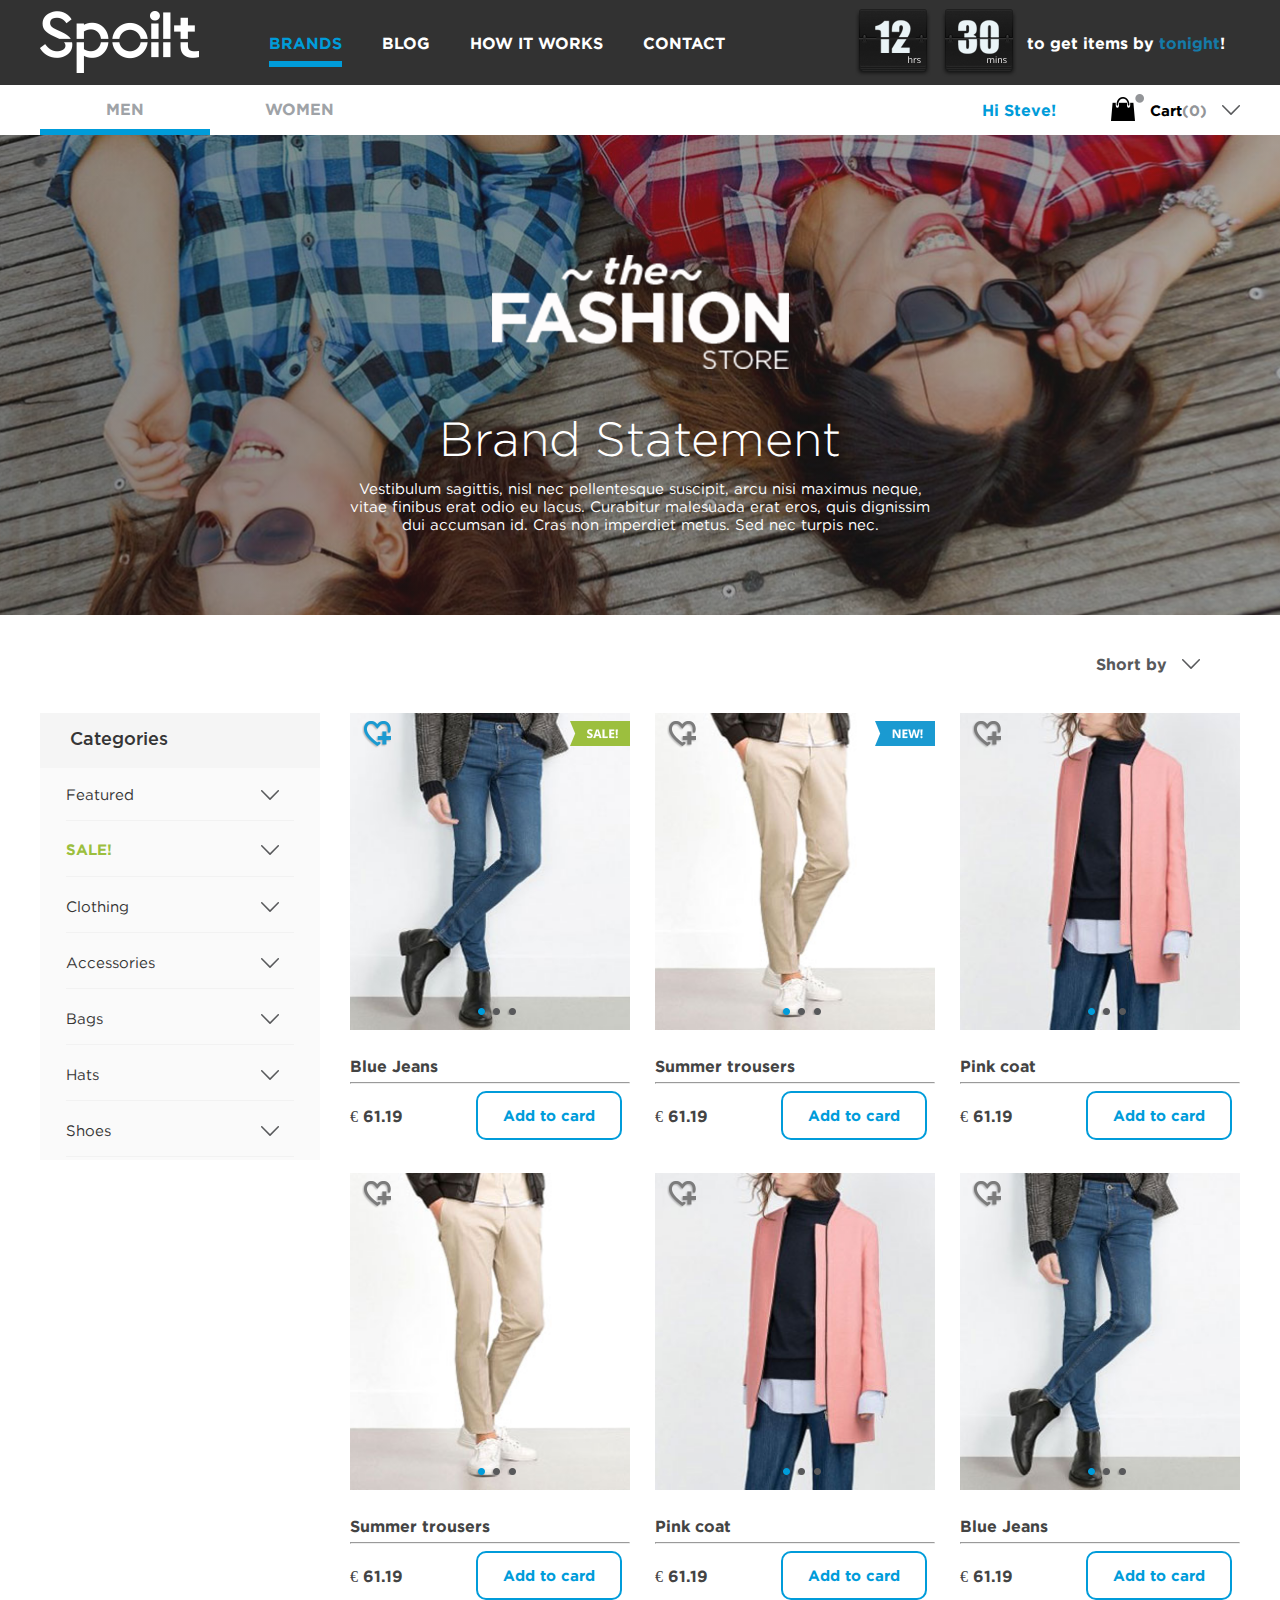
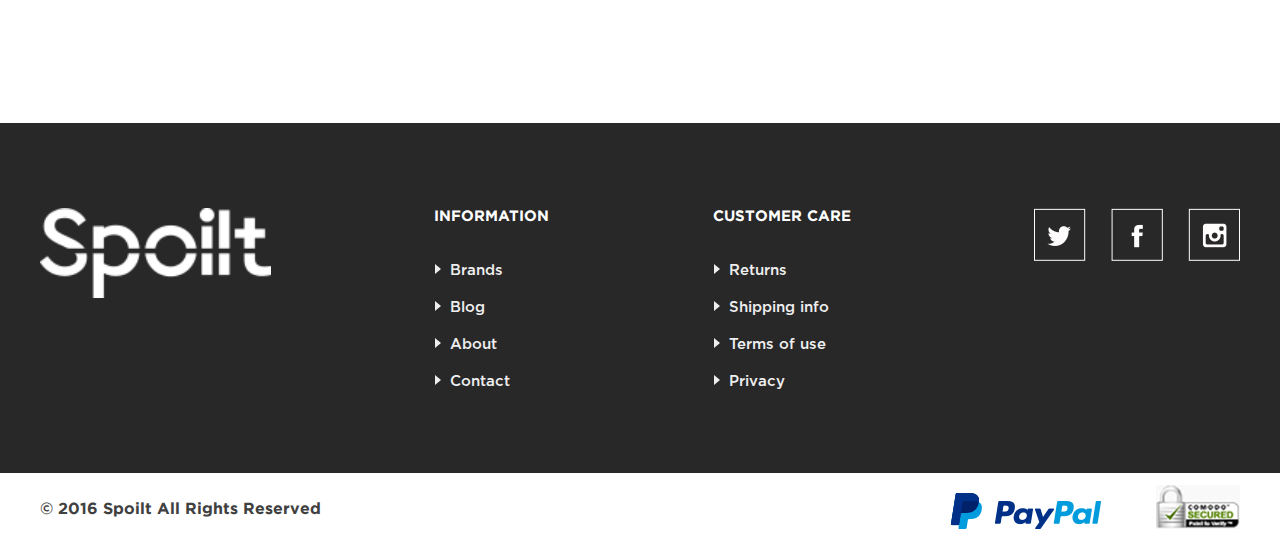
<file: Spoilt/index.html>
<!DOCTYPE HTML>
<html>

<head>       
    <!-- Required meta tags -->
        <meta charset="utf-8">                                               <!-- character encoding -->
        <meta http-equiv="X-UA-Compatible" content="IE=edge" />              <!-- Display webpage in edge mode/IE in highest supported document mode -->
        <meta name=viewport content="width=device-width, initial-scale=1">   <!-- Optimizations for mobile devices -->
        
        <title>Spoilt</title>
        
    <!-- Fonts -->        
        <link rel="icon" type="image/png" href="/img/favicon.png" />
        
    <!-- CSS : Style and animate  -->          
        <link rel='stylesheet' type="text/css" href="css/style.css"> 

    <!-- Fonts -->        
               
    <!-- HTML5 shiv and Respond.js IE8 support of HTML5 elements and media queries -->
        <!--[if lt IE 9]>
            <script src="https://cdnjs.cloudflare.com/ajax/libs/html5shiv/3.7.3/html5shiv.min.js"></script>
            <script src="https://cdnjs.cloudflare.com/ajax/libs/respond.js/1.4.2/respond.min.js"</script>
        <![endif]-->
                    
</head>

<body>


<!---------------   Banner  --------------->
    <!--   Top Banner -->
    <section id="top-banner">
        <div class="container">
            <div id="top-banner-cont-div">
                <a href="#"><img src="img/logotop.png" alt="SpoiltLogo" class="logotop"></a>
                <nav>
                    <ul id='nav-menu'>
                        <li><a href="#" class="uppercase nav-menu-item menu-selected">Brands</a></li>
                        <li><a href="#" class="uppercase nav-menu-item">Blog</a></li>
                        <li><a href="#" class="uppercase nav-menu-item">How it works</a></li>
                        <li><a href="#" class="uppercase nav-menu-item">Contact</a></li>
                    </ul>
                </nav> 
                <img class="top-banner-clock" src="img/hours-logo.png" alt="hours">
                <img class="top-banner-clock" src="img/min-logo.png" alt="mins">
                <p>to get items by <spam class="text-blue">tonight</spam>!</p>
            </div>
        </div>
    </section>

     <!--   Sub Top Banner -->  
     <section id="sub-top-banner">
        <div class="container">
           <div class="sub-top-banner-div">
               
                <!--   Sub Top Banner left part  -->  
                <div id="sub-top-banner-left">
                    <a href="#"><p class="uppercase genre-item genre-selected">Men</p></a>
                    <a href="#"><p class="uppercase genre-item">Women</p></a>
                </div>

                <!--   Sub Top Banner right part  -->  
                <div id="sub-top-banner-right">
                    <p id="nember-id">Hi Steve!</p>
                    <img src="img/shopping-wallet.png" alt="shopping-wallet">
                    <p>Cart</p>
                    <p id="nb-wallet-item">(0)</p>
                    <img id="short-by-arrow" src="img/arrow-down.png" alt="arrow-donw">
                </div>    
            </div>                   
        </div>
    </section>  
 
<!---------------   Jumbotron  --------------->
    <section id="jumbotron">
        <div id="jumbotron-linear-gradient">
            <div class="container">
                <div id="jumbotron-div"> <img id="fashion-logo" src="img/TheFashion-logo.png" alt="TheFashion-logo">
                    <h1>Brand Statement</h1>
                    <p>Vestibulum sagittis, nisl nec pellentesque suscipit, arcu nisi maximus neque, vitae finibus erat odio eu lacus. Curabitur malesuada erat eros, quis dignissim dui accumsan id. Cras non imperdiet metus. Sed nec turpis nec.</p>
                </div>
            </div>
        </div>
    </section>
   
   
 <!---------------   Main  --------------->
      <section id="main">
            <div class="container">
                <div id="main-div">
                   
                    <div id="short-by">
                        <p>Short by </p><img id="short-by-arrow" src="img/arrow-down.png" alt="arrow-donw"> 
                    </div>
                    
                    <div id="main-div-content">
                        <!---- Categories ---->
                        <div id="categories">
                            <h1>Categories</h1>
                            <ul id="menu-list">
                                 <li class="menu-categories">Featured</li>
                                    <ul class="sub-categorie">
                                        <a href="#"><li class="list">Featured 1</li></a>
                                        <a href="#"><li class="list">Featured 2</li></a>
                                        <a href="#"><li class="list">Featured 3</li></a>
                                        <a href="#"><li class="list">Featured 4</li></a>
                                        <a href="#"><li class="list">Featured 5</li></a>
                                    </ul> 
                                                                   
                                <li class="menu-categories green-bold">Sale!</li>
                                    <ul class="sub-categorie">
                                        <a href="#"><li class="list">Sale item 1</li></a>
                                        <a href="#"><li class="list">Sale item 2</li></a>
                                        <a href="#"><li class="list">Sale item 3</li></a>
                                    </ul>                               
    
                                <li class="menu-categories">Clothing</li>
                                    <ul class="sub-categorie display-sub-categorie">
                                        <a href="#"><li class="list">Blazers</li></a>
                                        <a href="#"><li class="list">Coats</li></a>
                                        <a href="#"><li class="list">Dresses</li></a>
                                        <a href="#"><li class="list">Hoodies</li></a>
                                        <a href="#"><li class="list">Jackets</li></a>
                                        <a href="#"><li class="list">Jeans</li></a>
                                        <a href="#"><li class="list">Jerseys</li></a>
                                        <a href="#"><li class="list">Nightwear</li></a>
                                        <a href="#"><li class="list">Maternity</li></a>
                                        <a href="#"><li class="list">Shorts</li></a>    
                                        <a href="#"><li class="list">Skirts</li></a>      
                                        <a href="#"><li class="list">Swimsuits</li></a>
                                        <a href="#"><li class="list">Trousers</li></a>
                                        <a href="#"><li class="list">T-shirts</li></a>
                                        <a href="#"><li class="list">Underwear and socks</li></a>
                                    </ul> 
                                       
                                <li class="menu-categories">Accessories</li>
                                    <ul class="sub-categorie">
                                        <a href="#"><li class="list">Sock</li></a>
                                        <a href="#"><li class="list">Boxer</li></a>
                                        <a href="#"><li class="list">Leggin</li></a>
                                    </ul>                              
                                
                                <li class="menu-categories">Bags</li>
                                    <ul class="sub-categorie">
                                        <a href="#"><li class="list">Bags item 1</li></a>
                                        <a href="#"><li class="list">Bags item 2</li></a>
                                        <a href="#"><li class="list">Bags item 3</li></a>
                                        <a href="#"><li class="list">Bags item 4</li></a>
                                        <a href="#"><li class="list">Bags item 5</li></a>
                                    </ul>  
                                
                                <li class="menu-categories">Hats</li>
                                    <ul class="sub-categorie">
                                        <a href="#"><li class="list">Hats item 1</li></a>
                                        <a href="#"><li class="list">Hats item 2</li></a>                     
                                    </ul>  
                                         
                                <li class="menu-categories">Shoes</li>
                                    <ul class="sub-categorie">
                                        <a href="#"><li class="list">Shoes item 1</li></a>
                                        <a href="#"><li class="list">Shoes item 2</li></a>
                                        <a href="#"><li class="list">Shoes item 3</li></a>
                                        <a href="#"><li class="list">Shoes item 4</li></a>
                                        <a href="#"><li class="list">Shoes item 5</li></a>  
                                        <a href="#"><li class="list">Shoes item 6</li></a>
                                        <a href="#"><li class="list">Shoes item 7</li></a>
                                        <a href="#"><li class="list">Shoes item 8</li></a>
                                    </ul>  
                            </ul>
                        </div>
                        
                        <!---- Products ---->
                        <div id="products">
                            
                              <!---- Product1 ---->                             
                                <div class="product-item"> 
                                   <img class="product-item-img" src="img/product1.jpg" alt="product1"> 
                                   
                                   <img class="product-item-saleicon-img sale-icon" src="img/sale-new-transparent.png" alt="sale">
                                    <a href="#"><img class="product-item-wishlisticon-img wishlist-active" src="img/wishlist-logo.png" alt="wishlist-logo"></a>
                                    
                                    <img class="img-bullet" src="img/img-bullets.png" alt="img-bullet">
                                    
                                    <p class="product-item-description">Blue Jeans</p>
                                    
                                    <hr>
                                    
                                    <div class="product-item-price-and-addcard">
                                        <p class="product-item-price">€ 61.19</p> 
                                        <a class="btn-add-card" href="">Add to card</a> 
                                    </div>
                                </div>
                                
                               <!---- Product2 ---->                             
                                <div class="product-item"> 
                                   <img class="product-item-img" src="img/product2.jpg" alt="product1"> 
                                   
                                   <img class="product-item-saleicon-img new-icon" src="img/sale-new-transparent.png" alt="sale">
                                    <a href="#"><img class="product-item-wishlisticon-img" src="img/wishlist-logo.png" alt="wishlist-logo"></a>
                                    
                                   <img class="img-bullet" src="img/img-bullets.png" alt="img-bullet">
                                                                        
                                    <p class="product-item-description">Summer trousers</p>
                                    
                                    <hr>
                                    
                                    <div class="product-item-price-and-addcard">
                                        <p class="product-item-price">€ 61.19</p> 
                                        <a class="btn-add-card" href="">Add to card</a> 
                                    </div>
                                </div>                               
                                
                               <!---- Product3 ---->                             
                                <div class="product-item"> 
                                   <img class="product-item-img" src="img/product3.jpg" alt="product1"> 
                                   
                                   <img class="product-item-saleicon-img" src="img/sale-new-transparent.png" alt="sale">
                                    <a href="#"><img class="product-item-wishlisticon-img" src="img/wishlist-logo.png" alt="wishlist-logo"></a>
                                    
                                    <img class="img-bullet" src="img/img-bullets.png" alt="img-bullet">
                                    
                                    <p class="product-item-description">Pink coat</p>
                                    
                                    <hr>
                                    
                                    <div class="product-item-price-and-addcard">
                                        <p class="product-item-price">€ 61.19</p> 
                                        <a class="btn-add-card" href="">Add to card</a> 
                                    </div>
                                </div>   
                                
                                <!---- Product4 ---->                             
                                <div class="product-item"> 
                                   <img class="product-item-img" src="img/product2.jpg" alt="product1"> 
                                   
                                   <img class="product-item-saleicon-img" src="img/sale-new-transparent.png" alt="sale">
                                    <a href="#"><img class="product-item-wishlisticon-img" src="img/wishlist-logo.png" alt="wishlist-logo"></a>
                                    
                                    <img class="img-bullet" src="img/img-bullets.png" alt="img-bullet">
                                    
                                    <p class="product-item-description">Summer trousers</p>
                                    
                                    <hr>
                                    
                                    <div class="product-item-price-and-addcard">
                                        <p class="product-item-price">€ 61.19</p> 
                                        <a class="btn-add-card" href="">Add to card</a> 
                                    </div>
                                </div>                                                                                                      
                                 <!---- Product5 ---->                             
                                <div class="product-item"> 
                                   <img class="product-item-img" src="img/product3.jpg" alt="product1"> 
                                   
                                   <img class="product-item-saleicon-img" src="img/sale-new-transparent.png" alt="sale">
                                    <a href="#"><img class="product-item-wishlisticon-img" src="img/wishlist-logo.png" alt="wishlist-logo"></a>
                                    
                                    <img class="img-bullet" src="img/img-bullets.png" alt="img-bullet">
                                    
                                    <p class="product-item-description">Pink coat</p>
                                    
                                    <hr>
                                    
                                    <div class="product-item-price-and-addcard">
                                        <p class="product-item-price">€ 61.19</p> 
                                        <a class="btn-add-card" href="">Add to card</a> 
                                    </div>
                                </div>  
                                  
                                 <!---- Product6 ---->                             
                                <div class="product-item"> 
                                   <img class="product-item-img" src="img/product1.jpg" alt="product1"> 
                                   
                                   <img class="product-item-saleicon-img" src="img/sale-new-transparent.png" alt="sale">
                                    <a href="#"><img class="product-item-wishlisticon-img" src="img/wishlist-logo.png" alt="wishlist-logo"></a>
                                    
                                    <img class="img-bullet" src="img/img-bullets.png" alt="img-bullet">
                                    
                                    <p class="product-item-description">Blue Jeans</p>
                                    
                                    <hr>
                                    
                                    <div class="product-item-price-and-addcard">
                                        <p class="product-item-price">€ 61.19</p> 
                                        <a class="btn-add-card" href="">Add to card</a> 
                                    </div>
                                </div>                                                                   
                        </div>
                    </div>
                    
                    
                </div>
            </div>
    </section>
   
      
   
 <!---------------   Footer  --------------->
      <section id="footer">
            <div class="container">
                <div id="footer-div">
                   
                    <img id="logofooter" src="img/logotop.png" alt="logotop">
                    
                    <div class="info">
                        <h3 class="uppercase">Information</h3>
                        <ul>
                            <a href="#"><li>Brands</li></a>
                            <a href="#"><li>Blog</li></a>
                            <a href="#"><li>About</li></a>
                            <a href="#"><li>Contact</li></a>                          
                        </ul>
                    </div>
                    
                     <div class="care">
                        <h3 class="uppercase">Customer care</h3>
                        <ul>
                            <a href="#"><li>Returns</li></a>
                            <a href="#"><li>Shipping info</li></a>
                            <a href="#"><li>Terms of use</li></a>
                            <a href="#"><li>Privacy</li></a>                          
                        </ul>
                    </div>
                                      
                    <div class="media-logo">
                        <a href="#"><img src="img/tweeter-logo.png" alt="tweeter-logo"></a>
                        <a href="#"><img src="img/facebook-logo.png" alt="facebook-logo"></a>
                        <a href="#"><img src="img/instagram-logo.png" alt="instagram-logo"></a>
                    </div>
                                                           
                </div>
          </div>
    </section>   
    
    
  <!---------------   Copyright  --------------->
      <section id="copyright">
            <div class="container">
                <div id="copyright-div">
                    <p>&copy; 2016 Spoilt All Rights Reserved</p>
                    <div>
                        <img src="img/paypal-logo.png" alt="paypal">
                        <img src="img/comodo-logo.png" alt="comodo">
                    </div>
                </div>
          </div>
    </section>     
    
   
    <!-- Javascrip -->
        <script src="https://cdnjs.cloudflare.com/ajax/libs/jquery/3.1.1/jquery.min.js"></script>
        <script src="js/main.js"></script>
</body>
</html>
</file>
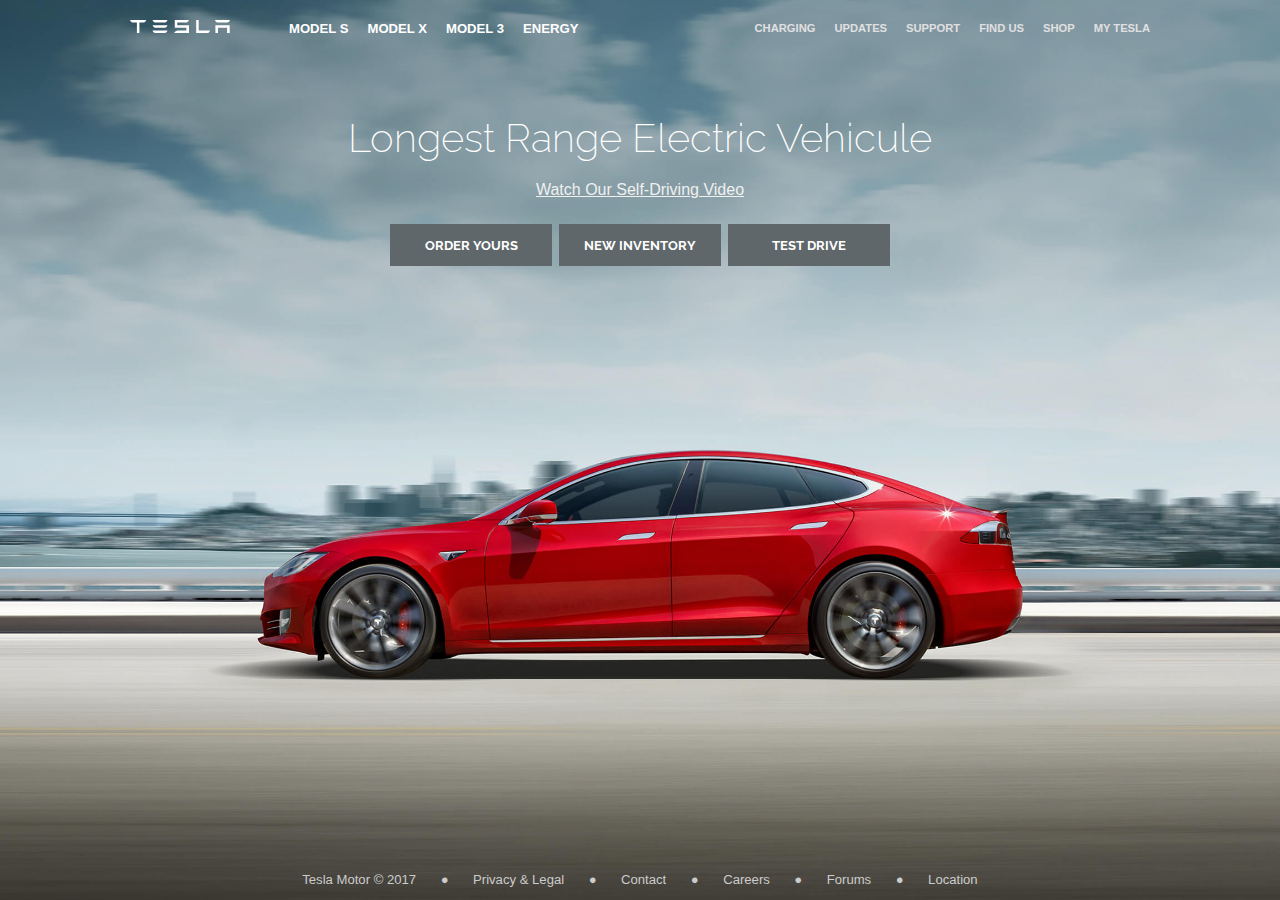
<file: TeslaClone/index.html>
<!Doctype html>
<html>
    <head>
        <meta charset="UTF-8">
        <title>Tesla clone</title>
        <link  rel="stylesheet" href="css/styles.css" />
        <link href="https://fonts.googleapis.com/css?family=Raleway:200,400,700" rel="stylesheet">
        <link href="https://fonts.googleapis.com/css?family=Roboto:150" rel="stylesheet">


    </head>

    <body>
        <div id="page">

        <header>
        <!-- MENU -->
                <!-- LOGO -->
                    <svg width="100px" height="13px" version="1.1" id="Layer_1" xmlns="http://www.w3.org/2000/svg" xmlns:xlink="http://www.w3.org/1999/xlink" x="0px" y="0px" viewBox="0 0 100 13" enable-background="new 0 0 100 13" xml:space="preserve">
                    <g>
                        <path fill="#FFFFFF" d="M0,0c0.3,1.1,1.3,2.3,2.6,2.6h4.1l0.2,0.1V13h2.5V2.7l0.2-0.1h4.1c1.4-0.4,2.3-1.5,2.6-2.6v0L0,0L0,0z"/>
                        <path fill="#FFFFFF" d="M77.8,13c1.3-0.5,2-1.5,2.2-2.6H68.7l0-10.5l-2.5,0v13H77.8z"/>
                        <path fill="#FFFFFF" d="M47.3,2.6h9C57.6,2.2,58.8,1.2,59,0L44.8,0v7.7h11.6v2.7l-9.1,0c-1.4,0.4-2.6,1.4-3.2,2.6l0.7,0H59V5.2
                            H47.3V2.6z"/>
                        <polygon fill="#FFFFFF" points="85.4,5.2 85.4,13 88,13 88,7.8 97.1,7.8 97.1,13 99.7,13 99.7,5.2"/>
                        <path fill="#FFFFFF" d="M25.2,2.6h9.7c1.3-0.3,2.4-1.5,2.6-2.6h-15C22.9,1.2,23.9,2.3,25.2,2.6"/>
                        <path fill="#FFFFFF" d="M25.2,7.8h9.7c1.3-0.3,2.4-1.5,2.6-2.6h-15C22.9,6.3,23.9,7.5,25.2,7.8"/>
                        <path fill="#FFFFFF" d="M25.2,13h9.7c1.3-0.3,2.4-1.5,2.6-2.6h-15C22.9,11.6,23.9,12.8,25.2,13"/>
                        <path fill="#FFFFFF" d="M87.7,2.6h9.7c1.3-0.3,2.4-1.5,2.6-2.6H85C85.3,1.2,86.3,2.4,87.7,2.6"/>
                    </g>
                    </svg>
                
                <ul id="car-models">
                    <Li><a href="#">MODEL S</a></Li>
                    <Li><a href="#">MODEL X</a></Li>
                    <Li><a href="#">MODEL 3</a></Li>
                    <Li><a href="#">ENERGY</a></Li>
                </ul> 

                <ul id="divers-menu">
                    <Li><a href="#" class="color-transition">CHARGING</a></Li>
                    <Li><a href="#" class="color-transition">UPDATES</a></Li>
                    <Li><a href="#" class="color-transition">SUPPORT</a></Li>
                    <Li><a href="#" class="color-transition" >FIND US</a></Li>
                    <Li><a href="#" class="color-transition">SHOP</a></Li>
                    <Li><a href="#" class="color-transition">MY TESLA</a></Li>
                </ul> 
        </header>

    <!-- MAIN BODY -->
        <div id="main-msg">
            <p>Longest Range Electric Vehicule</p>
        </div>

        <div id="sub-msg">
            <p><a href="#" class="color-transition">Watch Our Self-Driving Video</a></p>
        </div>

        <div id="boxes">
            <div id="grey-boxe" class="border-transition">
                <p>ORDER YOURS</p>
            </div>
            <div id="grey-boxe" class="border-transition">
                <p>NEW INVENTORY</p>
            </div>
            <div id="grey-boxe" class="border-transition">
                <p>TEST DRIVE</p>
            </div>
        </div>

    <footer>
                <P class="bottom-text">Tesla Motor &copy; 2017</P>
                <P class="bottom-text">&#9679</P>

                <P class="bottom-text">Privacy &amp; Legal</P>
                <P class="bottom-text">&#9679</P>

                <P class="bottom-text">Contact</P>
                <P class="bottom-text">&#9679</P>

                <P class="bottom-text">Careers</P>
                <P class="bottom-text">&#9679</P>

                <P class="bottom-text">Forums</P>
                <P class="bottom-text">&#9679</P>

                <P class="bottom-text">Location</P>
    </footer>

    </div>
    </body>

</html>
</file>
<file: GoogleClone/css/styles.css>
* {
    margin : 0px;
}

/* HEARDER */
header {
    position: absolute;
    right: 0px;
    top: 0px;
    text-align: right;
}

header ul li {
    display: inline-block;
    margin: 5px;
}

header a:link {
    color: black;
    font-family: sans-serif;
    font-size: .8em;
    text-decoration: none;
}

header a:hover {
    text-decoration: underline;
}


#sign-in {
    border-radius: 2px;
    width: 80px;
    height: 35px;
    background-color: #2289d5;
    color: white;
    position: relative;
    font-size: .8em;
    text-align: center;
    font-weight: 600px;
    margin: 0px, 5px, 5px, 5px;
    border: 1px solid #CAC9C9; 
}

/* CONTENT */
#content {
    margin-top: 200px;
    display: flex;
    flex-wrap: wrap;
    justify-content: center;
    align-items: center;
}

#logo {
    clear: both;
    width: 100%;
    text-align: center;
}

#search {
    clear: both;
    width: 100%;
    text-align: center;
    margin-top: 25px;
    
}

#search-box {
    width: 600px;
    height: 22px;
    border: 1px solid #999999;
    padding: 5px;
    margin: 0px 0px 5px 0px; 
}

#search-button {
    clear: both;
    margin-top: 30px;
}

.button {
    border-radius: 2px;
    width: 140px;
    height: 40px;
    background-color: #f3f3f3;
    color : #686363;
    position: relative;
    font-size: 0.8em;
    font-family: Arial;
    text-align: center;
    font-weight: 600px;
    margin: 0px 5px 5px 5px;
    border: 0px solid white;
}

.button:hover{
    border: 1px solid #ACACAC;
    cursor: pointer;
}

/* FOOTER */
footer {
    position: absolute;
    left: 0px;
    bottom: 0px;
    border-top: 1px solid #d1d1D1;
    text-align: right;
    width: 100%;
    background-color: white;
    margin-bottom: 0px;
}

footer ul {
    display: inline-block;
}

footer ul li {
    display: inline-block;
    margin: 10px;
}

#footer-left {
    float: left;
}

#footer-right {
    float: right;
}

footer a:link{
    text-decoration: none;
    color: #787878;
    list-style: none;
    font-family: sans-serif;
    font-size: .8em;
}

footer a:hover{
    text-decoration: underline;
}
</file>
<file: PinterestClone/css/styles.css>
/* Header */

#header {
    width: 100%;
    background-color: white;
    color: #a1a1a1;
    margin-bottom: -20px;
    border-bottom: 1px solid #f4f4f4;
    height: 55px;
}

#header ul li {
    list-style-type: none;
    font-family: Arial, Helvetica, sans-serif;
    font-size: .8em;
    font-weight: 700;
    display: inline-block;
}

#logo {
    float: left;
}

#logo img {
    width: 35px;
}

#search {
    width: 50%;
    float: left;
    margin-left: 240px;
    padding-top: 10px; 
}

#search-box {
    width: 150%;
    height: 25px;
    border-radius: 8px;
    padding: 10px;
    background-color: #e9e9e9;
    margin : -190px;
    border : 0px;
}

#search-box:hover{
   border-radius: 8px;
}

#nav-button {
    float : right;
    margin-top: 2px;
    margin-right: 20px;
}


#nav-button a{
   color: #b1b1b1;
   text-decoration: none;
   font-size: 1.9em;
   margin-left: 10px;
}

#nav-button a:hover{
   color: #5f5f5f;
}



/* WRAPPER styles */
#wrapper {
    width: 90%;
    max-width: 1100px;
    min-width: 800px;
    margin: 50px auto;
}

/* Colomn and pins */
#column {
    -webkit-column-count: 3;
    -webkit-column-gap: 10px;
    -webkit-column-fill: auto;

    -moz-column-count: 3;
    -moz-column-gap: 10px;
    -moz-column-fill: auto;

    column-count: 3;
    column-gap: 10px;
    column-fill: auto;
}

.pin {
    display: inline-block;
    background: #fefefe;
    border: 2px solid #fafafa;
    box-shadow: 0 4px 6px rgba(34,25,25, 0.4); 
    margin: 0px 2px 15px 0px;

    -webkit-column-break-inside: avoid;
    -moz-column-break-inside: avoid;
    break-inside: avoid;
    padding: 15px 15px 5px 15px;

    background: -webkit-linear-gradient(45deg, #fff, #f9f9F9);
    opacity: 1;

    -webkit-transition: all .2s ease;
    -moz-transition: all .2s ease;
    -o-transition: all .2s ease;
    transition: all .2s ease;
}

.pin img {
    width: 100%;
    border-bottom: 1px solid #ccc;
    padding-bottom: 15px;
    margin-bottom: 5px;
}

.pin p {
    font: 12px/18px Arial, sans-serif;
    color: #333;
    margin: 0px;
}

.pin:hover {
    border-radius: 20px;
    cursor: pointer;
}
</file>
<file: TeslaClone/css/styles.css>
body {
    margin: 0;
    padding: 0;

    background-color: black;
    background: url("../img/back.jpg") no-repeat center center fixed;
      -webkit-background-size: cover;
      -moz-background-size: cover;
      -o-background-size: cover;
      background-size: cover;

    color: white;
}

#page {
    margin: auto;
    width: 1020px;
}


.color-transition{
   /* Standard syntax */
    transition-property: color;
    transition-duration: 0.2s;
    transition-timing-function: linear;
}

.border-transition{
   /* Standard syntax */
    transition-property: border;
    transition-duration: 0.28s;
    transition-timing-function: linear;
}


/* HEARDER */
header {
    padding-top: 2px;
    padding-bottom: 10px;
}
 
#car-models {
   display: inline-block;
   font-family: 'Roboto', sans-serif;
}

#car-models li {
    display: inline-block;
    margin-left: 15px;
}

#car-models li a{
    color: white;
    text-decoration: none;
    font-size: 0.82em;
    font-family:  "HeiS ASC Simplified Chinese","HeiS ASC Simplified Chinese_n5","HeiT ASC Traditional Chinese","HelveticaNeue-Regular","Helvetica Neue Regular","Helvetica Neue",Helvetica,Arial,sans-serif;
    font-weight: 700;
}

#divers-menu {
    display: inline-block; 
    float: right;   
}

#divers-menu li {
    display: inline-block;
    padding-left: 15px;
}

#divers-menu li a{
    color: #E0E0E0;
    text-decoration: none;
    font-size: 0.7rem;
    font-family:  "HeiS ASC Simplified Chinese","HeiS ASC Simplified Chinese_n5","HeiT ASC Traditional Chinese","HelveticaNeue-Regular","Helvetica Neue Regular","Helvetica Neue",Helvetica,Arial,sans-serif;
    font-weight: 680;
}

#divers-menu li a:hover{
    color: #FEFEFE;
}


/* CENTRAL MSG */
#main-msg{
    margin-top: 5%;
    font-family: 'Raleway', sans-serif;
    font-weight: 200;
    font-size: 2.5em;
    text-align: center;
}

#sub-msg {
    margin: -20px;
    font-family: sans-serif;
    font-size: 1em;
    text-align: center;
}

#sub-msg a {
    color: #F0F0F0;
}

#sub-msg a:hover {
    color: #FFFFFF;
}

#boxes{
    margin: auto;
    margin-top: 45px;
    width: 500px;
    display: flex;
    justify-content: space-between;
}

#grey-boxe {
    background: #60676B;
    text-align: center;
    width: 160px;
    height: 40px;
    border: 1px solid #60676B;
    font-size: 0.8em;
    font-family: 'Raleway', sans-serif;
    font-weight: 700;
}

#grey-boxe:hover {
    border: 1px solid white;
    cursor: pointer;
}


footer {
    display: flex;
    justify-content: space-around;    
    position:absolute;
    bottom: 0;
    left:0;
    right:0;
    margin:0 auto;
    width:700px;
}


.bottom-text {
    display: inline-block;
    justify-content: space-around;
    font-family: Arial, Helvetica, sans-serif;
    font-size: 0.82em;
    color: #CCCCCC;
}

.bottom-text:hover {
    cursor: pointer;
}
</file>
<file: PSD2HTML/css/style.css>
/* http://meyerweb.com/eric/tools/css/reset/ 
   v2.0 | 20110126
   License: none (public domain)
*/
html, body, div, span, applet, object, iframe,
h1, h2, h3, h4, h5, h6, p, blockquote, pre,
a, abbr, acronym, address, big, cite, code,
del, dfn, em, img, ins, kbd, q, s, samp,
small, strike, strong, sub, sup, tt, var,
b, u, i, center,
dl, dt, dd, ol, ul, li,
fieldset, form, label, legend,
table, caption, tbody, tfoot, thead, tr, th, td,
article, aside, canvas, details, embed, 
figure, figcaption, footer, header, hgroup, 
menu, nav, output, ruby, section, summary,
time, mark, audio, video {
	margin: 0;
	padding: 0;
	border: 0;
	font-size: 100%;
	font: inherit;
	vertical-align: baseline;
}
/* HTML5 display-role reset for older browsers */
article, aside, details, figcaption, figure, 
footer, header, hgroup, menu, nav, section {
	display: block;
}
body {
	line-height: 1;
}
ol, ul {
	list-style: none;
}
blockquote, q {
	quotes: none;
}
blockquote:before, blockquote:after,
q:before, q:after {
	content: '';
	content: none;
}
table {
	border-collapse: collapse;
	border-spacing: 0;
}


/* -------------------------------- More Reser rules -------------------------------- */ 
* {
    box-sizing: border-box;
}

/* -------------------------------- GENERALES RULES -------------------------------- */ 


@font-face {
    font-family: 'HelveticaNeue-Thin';
    src: local('HelveticaNeue-Thin.otf'), url('HelveticaNeue-Thin.otf') format('opentype');
}

body {
    font-family: 'Montserrat', sans-serif;   
}

h1 {
    font-family: 'Montserrat', sans-serif; 
    font-size: 25px; 
}

h2 {
    font-family: 'Montserrat', sans-serif; 
    font-weight: 700;
    line-height: 1.25;
    font-size: 52px;  
    text-transform: uppercase;
    color: #fafafa;
}

.uppercase {
    text-transform: uppercase;
}

.container {
    max-width: 1100px;
    width: 100%;
    margin: 0 auto;
    padding-top: 15px;
    padding-left: 20px;
    padding-right: 20px;
    overflow: hidden;    
}

/* --------------- Hero 1 --------------- */ 
#Hero1 {
    background-image: url("../img/bgtop-red.jpg");
    background-size: cover;
    background-position: center;
    background-attachment: fixed;
}

#hero-top {
    display: -webkit-box;
    display: -ms-flexbox;
    display: flex;
    -webkit-box-pack: justify;
    -ms-flex-pack: justify;
    justify-content: space-between;
}

nav ul {
    display: -webkit-box;
    display: -ms-flexbox;
    display: flex;
}

#nav-menu li {
    margin-top: 20px;
    margin-left: 7px;
    margin-right: 7px;
}

.menu-item {
    color: #fafafa;
    font-family: 'Montserrat', sans-serif; 
    font-size: 16px; 
    text-align: center;
    font-weight: 700;
    text-decoration: none;
    padding: 0 6px 5px 6px;
    border-bottom: solid 3px #fafafa transparent;
    -webkit-transition: border-bottom 0.15s, color 0.15s;
    transition: border-bottom 0.15s, color 0.15s;
}

.menu-item:hover {
    border-bottom: solid 3px #fafafa;    
    -webkit-transition: border-bottom 0.15s, color 0.15s;    
    transition: border-bottom 0.15s, color 0.15s;
}


#hero-cta {
    margin-top: 80px;
    display: -webkit-box;
    display: -ms-flexbox;
    display: flex;
    -webkit-box-pack: justify;
    -ms-flex-pack: justify;
    justify-content: space-between
}


#hero-cta-left {
    margin-right: 100px;
    padding-top: 50px;
}


#hero-cta-left p {
    font-family: 'HelveticaNeue-Thin', sans-serif; 
    font-size: 36px;
    line-height: 1.25;
    color: #f0f0f0;  
    margin-top: 45px;
    margin-bottom: 80px;
}


#hero-cta-left a {
    color:  #F9F9F9;
    text-decoration: none;
    
}

.iphone-parent-div{
    position: relative;
    height: 800px;
    width: 1200px;
    margin-bottom: -170px;
}

#iphone-img {
    position: absolute;
    -webkit-transform: scale(0.85, 0.85);
    transform:s scale(0.85, 0.85);
    left: -10px;
    top : -50px;
}

/*Animation, make the iphone transparent before animation start*/
.js-wp-iphone {
    opacity: 0.0;
}

.js-wp-iphone.animated{
    opacity: 1.0;
}


.iphone-screen {
     position: absolute;
    -webkit-transform: scale(0.85, 0.85);
    transform:s scale(0.85, 0.85);
    left: 80px;
    top : 82px; 
    opacity: 0.0;
    -webkit-transition: 0.25s;
    transition: 0.25s;
}
.iphone-screen.screen-on {
    opacity: 1.0;
}

.iphone-btn{
    position: absolute;
    -webkit-transform: scale(0.85, 0.85);
    transform:s scale(0.85, 0.85);
    left: 287px;
    top : 22px;   
}

#btn-download {
    color: #F9F9F9;
    background-color: #353535;
    font-family: 'Montserrat', sans-serif; 
    font-weight: 700;
    font-size: 18px; 
    
    padding: 25px 50px;
    border-radius: 50px;
    border: none;
    -webkit-transition: 0.15s;
    transition: 0.15s;
} 

#btn-download:hover {
    background-color: #484848;
    -webkit-transition: 0.15s;
    transition: 0.15s;
}

#btn-download img{
    -webkit-box-align: center;
    -ms-flex-align: center;
    -ms-grid-row-align: center;
    align-items: center;
    vertical-align:middle;
    margin-right: 20px;
}

/* --------------- Feature --------------- */ 
#features .container {
    padding: 120px 20px;
    text-align: center;
}

#features .container h2{
    color: #9c9c9c;
    padding-bottom: 30px;
}

#features .container>p{
    padding: 0 120px;
    margin-bottom: 60px;
    font-family: 'HelveticaNeue-Thin', sans-serif; 
    font-size: 22px; 
    line-height: 28px;
    color: #404040;
}

.row{
    display: -webkit-box;
    display: -ms-flexbox;
    display: flex;
    -webkit-box-pack: justify;
    -ms-flex-pack: justify;
    justify-content: space-between;
}

.column-4{
    -webkit-box-flex: 0;
    -ms-flex: 0 0 27%;
    flex: 0 0 27%;
}

.column-4 h3{
    padding: 20px 0;
    font-weight: 700;
    font-size: 24px;
}

.column-4 p{
    font-family: 'HelveticaNeue-Thin', sans-serif; 
    font-size: 18px; 
    line-height: 24px;
    color: #646464
}


/* --------------- Download --------------- */ 

#nose{
    background-image: url('../img/bgmiddle.jpg');
    background-size: cover;
    background-position: center;
   /* background-attachment: fixed;*/
   /* height: 850px;*/
}


.download-info{
    width: 65%;
    padding: 200px 0;
}


.download-info h2 {
    margin-bottom: 40px;
    color: white;
}


.download-p {
    font-size: 24px;
    line-height: 30px;
    font-family: 'HelveticaNeue-Thin';
    margin-bottom: 50px;

}

.download-btn {
    padding: 15px;
    background: #d9332d;
    border-radius: 50px;
    color: white;
    text-decoration: none;
    -webkit-transition: 0.3s;
    transition: 0.3s;
    margin-left: 20px;
}

.download-btn:hover {
    background: #c33934;
    -webkit-transition: 0.3s;
    transition: 0.3s;
}


.text-red {
    color: #f55150;
}


/* --------------- Footer --------------- */ 

#footer{
    background-color: #3d3d48;
    color: white;
    padding: 100px 0 100px 60px;
}

#footer-logo {
    padding-bottom: 40px;
}


.footer-left-row-item{
    margin: 20px 0;
    display: -webkit-box;
    display: -ms-flexbox;
    display: flex;
}

.footer-left-row-item img{
    padding-right: 20px;
}

.footer-left-row-item p {
    color: #D0D0D0;
}

.p-about {
    font-style: italic;
}


/* --------------- Copyright --------------- */ 

.copyright {
    background-color: #dee4e3;
}
.copyright-footer {
    text-align: center;
    margin-bottom: 20px;
    display: -webkit-box;
    display: -ms-flexbox;
    display: flex;
    -webkit-box-align: center;
    -ms-flex-align: center;
    align-items: center;
    -webkit-box-pack: center;
    -ms-flex-pack: center;
    justify-content: center;

}
.copyright-footer h3:after{
    content: "";
    border: solid 1px #404040;
    margin-left: 30px
}

.copyright-footer img{
    margin-left: 30px;
}


/* -------------------------------- MEDIA QUERIE -------------------------------- */

@media only screen and (max-width: 1280px) {
    
   #hero-cta-left {
        margin-right: 30px;
    }
 
}


@media only screen and (max-height: 800px) {
    
    #hero-cta {
        margin-top: 20px;
    }
}



@media only screen and (max-width: 1060px) {
    
   #iphone-hero1 {
        display: none;
    }
    
    #hero-cta-left {
        text-align: center;
        margin-bottom: 50px;  
        padding-top: 40px;
    }
    
    #features .container {
        padding: 50px 0px;
        text-align: center;
    }
    
    #features .container>p{
        padding: 0 30px;
    }
    
    #footer{
        padding-right: 0px
    }
}


@media only screen and (max-width: 768px) {
    
    #hero-cta-left {
        padding-top: 0px;
    }
    
    #hero-cta-left p {
        font-size: 28px;
    }

    .download-info{
        padding: 60px 0px;
        width: 80%;
        padding-right: 100px;
    }
    
    .download-btn{
        margin-left: 150px;
    }
    
    
    .row{
        -webkit-box-orient: vertical;
        -webkit-box-direction: normal;
        -ms-flex-direction: column;
        flex-direction: column;
    }
    
    .column-4 p{
        width: 80%;
        margin: 0 auto;
        padding-bottom: 30px;
    }
   
    .footer-column {
        -ms-flex-line-pack: center;
        align-content: center;
        text-align: center;
    }
    
    .footer-column p{
        font-size: 20px; 
        padding-bottom: 0;
    }
    
    .footer-column img{
        display: none;
    }
    
    #footer-logo{
       display: none;
    }
    
    #footer{
        padding: 20px 0;
    }
    
    .footer-h3{
        font-size: 36px !important;
        padding-bottom: 5px !important;
    } 

}
</file>
<file: SodaApp/css/style.css>
/* http://meyerweb.com/eric/tools/css/reset/ 
   v2.0 | 20110126
   License: none (public domain)
*/
html, body, div, span, applet, object, iframe,
h1, h2, h3, h4, h5, h6, p, blockquote, pre,
a, abbr, acronym, address, big, cite, code,
del, dfn, em, img, ins, kbd, q, s, samp,
small, strike, strong, sub, sup, tt, var,
b, u, i, center,
dl, dt, dd, ol, ul, li,
fieldset, form, label, legend,
table, caption, tbody, tfoot, thead, tr, th, td,
article, aside, canvas, details, embed, 
figure, figcaption, footer, header, hgroup, 
menu, nav, output, ruby, section, summary,
time, mark, audio, video {
	margin: 0px;
	padding: 0px;
	border: 0px;
	font-size: 100%;
	font: inherit;
	vertical-align: baseline;
}
/* HTML5 display-role reset for older browsers */
article, aside, details, figcaption, figure, 
footer, header, hgroup, menu, nav, section {
	display: block;
}
body {
	line-height: 1;
}
ol, ul {
	list-style: none;
}
blockquote, q {
	quotes: none;
}
blockquote:before, blockquote:after,
q:before, q:after {
	content: '';
	content: none;
}
table {
	border-collapse: collapse;
	border-spacing: 0;
}


/* -------------------------------- More Reser rules -------------------------------- */ 
* {
    box-sizing: border-box;
}

/* -------------------------------- Helpers -------------------------------- */ 

.italic{
    font-style: italic;
}

.flex-class{
    display: -webkit-box;
    display: -ms-flexbox;
    display: flex;
    -webkit-box-align: center;
    -ms-flex-align: center;
    align-items: center;
}

.text-red {
    color: #c03232;
}

.justify-right{
    text-align: right;
}

/* -------------------------------- GENERALES RULES -------------------------------- */ 

body {
    font-family: 'Open Sans', sans-serif;
    background-color: #f9f9f9;
}

.container-fluid{
    padding: 0px;
}

h1 {
    font-size: 40px;
    line-height: 60px;
    color: #f4e6e6;
}

h1 b{
    font-weight: 700; 
}

h3 {
    font-size: 18px; 
    font-weight: 600;
}



/* ------------- SECTION 1 ------------- */ 
.black-background{
    position: absolute;
    background-color: #333; 
    width: 100%;
    height: 95px;
    z-index: -1;
}

.red-background{
    position: absolute;
    background-color: #ed4e4d; 
    width: 100%;
    height: 630px;
    z-index: -2;
}

.section1 {
    padding-top: 15px;
}

.logo{
    width: 115px;
    height: auto;
}

.banner {
    margin-bottom: 105px;
    -webkit-box-pack: justify;
    -ms-flex-pack: justify;
    justify-content: space-between;
}


.menu li {
    font-size: 18px;
    color: white;
    font-weight: 300;
    letter-spacing: 0.04em;
    margin-left: 55px; 
}

.menu li a{
    color: #f9f9f9;
    text-decoration: none;
}

.section1-left-div h1 {
    margin-bottom: 33px;  
    font-weight: 300;
    padding-right: 0px;
    
    font-size: 36px;
    line-height: 50px;
    letter-spacing: 0.02em;
}

.watch {
    color: #eddede;
    margin-bottom: 42px;
}
.watch img {
    height: 45px;
    width: auto;
    margin-right: 10px;
}


.iphone{
    width: 290px;
    height: auto;
    padding-top: 10px;
    margin-left: -30px;
}

.download-btn img{
    height: 50px;
    padding-right: 22px;
}

/* ------------- SECTION 2 ------------- */ 

.section2 {
    margin-top: 150px;
}

.section2 h1 {
    width: 100%;
    text-align: center;
    color: #2c3342;
    margin-bottom: 140px;
}

.section2 p {
    color: black;
    font-size: 20px;
    line-height: 26px;
    margin-bottom: 19px;
    padding: 0 20px;
}

.bin-img {
    height: 420px;
    width: auto;
    margin-left: auto;
    margin-top: -40px;
}



/* ------------- SECTION 3 ------------- */
.section3 {
    margin-top: 150px;
}

.section3 h1 {
    width: 100%;
    text-align: left;
    color: #2c3342;
    margin-bottom: 145px;
    padding-left: 40px;
}

.people-talk-img {
    height: 450px;
    width: auto;
    margin-left: auto;
    margin-top: -70px;
}

.section3 p{
    color: black;
    font-size: 20px;
    line-height: 26px;
    margin-bottom: 19px;
    padding: 0 17px;
}

.social-life-text{ 
    display: block;
    text-align: right !important; 
    margin-top: 100px;
    margin-bottom: 190px;
}

.section3-red{
    text-align: center;
    font-weight: 700;
    font-size: 26px;
}

.section3-more-infos-sections>*{
    margin-bottom: 50px; 
    display: -webkit-box; 
    display: -ms-flexbox; 
    display: flex;
    -webkit-box-align: center;
    -ms-flex-align: center;
    align-items: center;
}


.section3-more-infos-first P{
    margin-bottom: 0px;
    width: 670px;
    text-align: justify;
    margin-left: -10px;
}


.section3-more-infos-second{
    text-align: right;
    padding-bottom: 0px;
}

.section3-more-infos-second P{
    width: 700px;
    margin-left: 260px;
    margin-bottom: 0;
}

.section3-more-infos-third P{
    margin-bottom: 0px;
    width: 670px;
    text-align: justify;
    margin-left: -10px;
}

.section3-more-infos-sections{
    margin-bottom: 130px;
}


/* ------------- SECTION 4 ------------- */

#section4 {
    background-color: #26292e;
}

.section4{
    color: #f9f9f9;
    text-align: center;
}

.section4 h2{
    margin-top: 78px;
    margin-bottom: 44px;
    font-size: 28px;
    font-weight: 300;
    letter-spacing: 0.05em;
}

.convinced-download img{
    height: 50px;
    margin: 0 7px;
    margin-bottom: 70px;
}

/* ------------- SECTION 5 ------------- */

.section5-h1{
    margin-top: 135px;
    margin-bottom: 120px;
    text-align: center;
}

.iphone2-img{
    width: 212px;
    height: auto;
    margin-left: -23px;
}

.section5-list img{
    width: 40px;
    height: 40px;
}

.section5-list {
    -webkit-box-pack: end;
    -ms-flex-pack: end;
    justify-content: flex-end;
    padding: 50px 0;
    opacity: 0.75;
}
.section5-list:hover{
      opacity: 1.0;  
}


.section5-list :first-child{
    margin-right: 20px;
}


.section5-panels-left .section5-list{
    margin-right: 60px;
    text-align: right;
}

.section5-panels-left .section5-list p{
    width: 310px;
}


.section5-panels-right .section5-list{
    margin-left: 60px;
    -webkit-box-pack: start;
    -ms-flex-pack: start;
    justify-content: flex-start;
}


.section5-flex{
    display: -webkit-box;
    display: -ms-flexbox;
    display: flex;
    -webkit-box-align:center;
    -ms-flex-align:center;
    align-items:center;
}

.section5-panels-right .section5-list p{
    width: 360px;
}


hr.custom-hr{
    margin: 125px 25px 0px 25px;
 	border-top: 2px dashed #e0e0e0;   
}

/* ------------- SECTION 6 ------------- */

.section6-h1{
    margin-top: 80px;
    margin-bottom: 70px;
    text-align: center;
}

.section6 img{
    width: 100px;
    height: auto;
}

.section6-items{
    text-align: center;
}

.section6-items h3{
    font-size: 15px;
    font-weight: 700;  
    margin: 10px 0;
}

.section6-items p{
    font-size: 12px;
    font-weight: 600;
    width: 280px;
    margin: 0 auto;
    margin-bottom: 55px;  
}


/* ------------- SECTION 7 ------------- */

#section7 {
    background-color: #26292e;
}

.section7{
    color: #f9f9f9;
    text-align: center;
}

.section7 h2{
    margin-top: 78px;
    margin-bottom: 44px;
    font-size: 28px;
    font-weight: 300;
    letter-spacing: 0.05em;
}

.seriously-download img{
    height: 50px;
    margin: 0 7px;
    margin-bottom: 70px;
}


/* ------------- SECTION 8 ------------- */

.section8-h1{
    margin-top: 80px;
    margin-bottom: 60px;
    text-align: center;
}

.section8 .row{
    width: 770px;
    margin: 0 auto;
}

.section8-items {
    display: -webkit-box;
    display: -ms-flexbox;
    display: flex;
    -webkit-box-align: center;
    -ms-flex-align: center;
    align-items: center;
    -webkit-box-pack: center;
    -ms-flex-pack: center;
    justify-content: center;
    
    padding: 0 20px 24px 20px;
}

.section8-items img{
    width: 230px;
    height: 140px;
}

.section8-items h3{
    position: absolute;
    z-index: 2;
    color: white;
}

.section8>h3{
    text-align: center;
    margin-top: 8px;
    font-size: 14px;
}



.section8 form{
    text-align: center; 
    margin-top: 35px;
    margin-bottom: 50px;
}

.section8-form{
    display: -webkit-box;
    display: -ms-flexbox;
    display: flex;
    -ms-flex-line-pack: center;
    align-content: center;
    -webkit-box-align: center;
    -ms-flex-align: center;
    align-items: center;
    -webkit-box-pack: center;
    -ms-flex-pack: center;
    justify-content: center;
}

.section8-text-input {
    width: 210px;
    height: 30px;
    padding-left: 10px;
    background : #d1d1d1; 
    border: 0px solid;
    box-shadow: none; 
    border-radius: 3px 0 0 3px;
    color: #f9f9f9;
    font-weight: 500;
}

.section8-submit{
    height: 30px; 
    width: 50px;
    background: #26292e;
    color: #f9f9f9;
    border: 0px solid;
    box-shadow: none;
    font-size: 12px;
    border-radius: 0 3px 3px 0;
    font-weight: 600;
}

/* ------------- SECTION 9 ------------- */

#section9 {
    background-color: #26292e;
    color: #d4d4d4;
}

.section9{
    margin-top: 75px;
    margin-bottom: 40px;
}

.section9-left .row{
    display: -webkit-box;
    display: -ms-flexbox;
    display: flex;
    -webkit-box-orient: horizontal;
    -webkit-box-direction: normal;
    -ms-flex-direction: row;
    flex-direction: row;  
}

.col-about{
    margin-right: 120px;
}

.footer-left-col h3{
    color: white;
    font-weight: 400;
    font-size: 15px;
    margin-bottom: 10px;
}

.footer-left-col li{
    padding: 5px 0;
    font-size: 14px;
    font-weight: 300;
}

.footer-left-col a{
    color: #d4d4d4;
    text-decoration: none;
}



.section9-center{
    text-align: center;
}

.section9-center>h3{
    font-size: 14px;
    font-weight: 400;
    color: white;
    margin-top: 0px;;
}

.section9-center img{
    width: 30px;
    height: auto;
    margin-top: 25px;
    margin-bottom: 65px;
    margin-left: 12px;
    margin-right: 12px;  
}

.section9-center p{
    font-size: 14px;
}


.section9-right{
    text-align: right;
}

.footer-download {
    display: -webkit-box;
    display: -ms-flexbox;
    display: flex;
    -webkit-box-pack: end;
    -ms-flex-pack: end;
    justify-content: flex-end;
    margin-top: 20px;
}

.footer-download img{
    height: 45px;
    margin: 0 7px;
    margin-bottom: 68px;
}

.footer-heart{
    width: 15px;
    height: auto;
}






.big-title-font{
    color: black;
    font-weight: 700;
    font-size: 40px;
    letter-spacing: 0.02em;
}




/* -------------------------------- Animation -------------------------------- */ 

a:hover{
    opacity: 0.9;
    text-decoration: none;
    color: #f9f9f9;
}

/* ---------------------------- Responsive design ---------------------------- */ 

@media (max-width: 1200px) and (min-width:767px)  {
    .section3-more-infos-second .section3-red{
        position: absolute;
        right: 70px;
        top: -30px;
    }

}


/*@media (max-width: 769px) {*/
@media (max-width: 840px) {   
    
     .big-title-font{
        font-size: 24px;
        margin-top: 65px;
        margin-bottom: 35px !important;
        text-align: center !important;
    }
    

    /* ------------- SECTION 1 ------------- */ 
    .black-background{
        height: 80px;
    }
      .red-background{
        height: 820px !important;
    }
    
    .banner {
        margin-bottom: 0px;    
    }
    
    .responsive-nav{
        text-align: center;   
        position: relative;
    }
    
    .logo{
        width: 100px;
        margin: 0 auto;
    }
    
    .hamburger{
        position: absolute;
        top: 15px;
        right: 30px;
    }
    
    
    .responsive-nav-div{
        margin: 0;
        padding: 0;
    }
    
    .menu{
        margin: 0;
        margin-top: 15px;
        padding: 0;
        text-align: center;
        background: #444;
        display: none;
    }
    
   
    .menu li{
        margin: 0;
        border-bottom: solid 1px #808080;
    }
    
    .menu li a{
        line-height: 50px;
        font-size: 25px;
    }
    
    
    
    
    
    .section1-left-div h1{ 
        margin-top: 105px;
        text-align:center;
        font-size: 36px;
        font-weight: 400;
        
    }
    
    .watch-video-button{
        -webkit-box-pack: center;
        -ms-flex-pack: center;
        justify-content: center;
        margin-top: 75px;
        margin-bottom: 85px;
    }
    
    
    .download-btn{
        -ms-flex-pack: distribute;
        -webkit-box-pack: center;
        justify-content: center;
        -ms-flex-wrap: wrap;
        flex-wrap: wrap;
    }
    
    .download-btn img{
        width: 210px;
        height: auto;   
        margin: Opx;
        padding: 0px 10px;
        margin-bottom: 40px;
        
    }
    
    .red-background{
        height: 660px;
    }
    
    /* ------------- SECTION 2 ------------- */ 
    .section2 h1 {
        margin-bottom: 0px;
    }
    
    .additional-sectin2-h1{
        font-weight: 700;
        margin-top: 60px;
    }
    
    .responsive-p{
        padding: 0 6px !important;
        text-align: center;
    }

    .bin-img-div{
        margin-top: 0;
        text-align: center;
    }
    
    .bin-img{
        margin-top: 0;
        height: 360px;
        width: auto;
    }
    
    /* ------------- SECTION 3 ------------- */    
    .section3{
        margin-top: 80px;
    }
    
    .section3 responsive-p {
        padding: 0;
    }
    
    
    .people-talk-div{
        text-align: center;    
    }
    
    .people-talk-img{
        margin-top: 30px;
        
        width: 55%;
        height: auto;
    }
    
    .social-life-text{
        margin-top: 140px;
        line-height: 32px;
        margin-bottom: 70px !important;
    }
    
    
    /*  -----  */
    
    .section3-more-infos-first {
        padding: 0 55px;
        margin-bottom: 15px;
    }   
    
    .section3-more-infos-first .section3-red {
         text-align: left; 
         margin-bottom: 7px;
         padding: 3px;
    }
    
    .section3-more-infos-first p{
        width: 100%;
        font-size: 18px;
        padding: 0;
        padding-right: 60px;
        line-height: 20px;
    }
    
    .section3-more-infos-sections .row{
        margin-left: 0px;
        margin-right: 0px;
    }
    
     /*  -----  */   
    
    .section3-more-infos-second {
        padding: 0 55px;
        margin-bottom: 15px;
    }
    
    .section3-more-infos-second .section3-red {
         text-align: right; 
         margin-bottom: 7px;
         padding: 3px;
    } 
    
    .section3-more-infos-second p{
        width: 100%;
        font-size: 18px;
        padding: 0;
        padding-right: 60px;
        line-height: 20px;
        margin-left: 50px;
        padding-right: 40px;
    }
    
    /*  -----  */  
    
    .section3-more-infos-third {
        padding: 0 55px;
    }   
    
    .section3-more-infos-third .section3-red {
         text-align: left; 
         margin-bottom: 7px;
         padding: 3px;
    }
    
    .section3-more-infos-third p{
        width: 100%;
        padding: 0;
        font-size: 18px;
        padding-right: 0px;
        line-height: 20px;
    }
    
    /* ------------- SECTION 4 ------------- */     
    .section4 h2{
        font-size: 24px;
    }
    
     /* ------------- SECTION 5 ------------- */     
    .section5 h1{
        margin-top: 110px;
        margin-bottom: 50px !important;
    }
    
    .section5-iphone{
        text-align: center;
    }
    
    .section5-list-responsive{
        text-align: center;
        margin-top: 40px;
    }
    
    .section5-list-responsive img{
        width: 40px;
        height: auto;
        margin-bottom: 20px;
    }
    
     
    .section5-list-responsive p{
        width: 70%;
        margin: 0 auto;
        height: 20px;
        font-size: 18px;
    }
    
    .iphone2-img{
        margin-left: 0px;
    }
    
    /* ------------- SECTION 6 ------------- */     
    .section6-h1{
        font-size: 30px;
        margin-bottom: 80px !important;
    }
    
    .section6-items img{
        width: 150px;
        height: auto;
    }
    
    .section6-items h3{
        font-size: 18px;
    }
    
    .section6-items p{
        font-size: 18px;
        width: 70%;
        font-weight: 500;
    }
    
    /* ------------- SECTION 7 ------------- */     
    .section7 h2{
        font-size: 24px;
    }
    
    /* ------------- SECTION 8 ------------- */ 
    
    .section8 .row {
        width: auto;    
    }
    
    .section8-responsive {
        display: -webkit-box;
        display: -ms-flexbox;
        display: flex;
        -webkit-box-align: center;
        -ms-flex-align: center;
        align-items: center;
        height: auto;
        position: relative;
    }
    
    .section8-text-responsive{
        position: absolute;
        text-align: center;
        width: 100%;
        color: white;
        font-size: 20px;
        font-weight: 500;
    }
   
    .responsive-arrow-left{
        -webkit-box-flex: 0;
        -ms-flex: 1 1 20px;
        flex: 1 1 20px; 
        
        padding-left: 10px;
        padding-right: 30px;
    }
    
     .responsive-arrow-right{
        -webkit-box-flex: 0;
        -ms-flex: 1 1 20px;
        flex: 1 1 20px; 

        padding-left: 30px;
        padding-right: 10px;
    }
    
 
    .section8-img-responsive{
        background-color: green;
        height: auto;
        width: 40%;
        -ms-flex-preferred-size: 300px;
        flex-basis: 300px;
        -webkit-box-flex: 1;
        -ms-flex-positive: 1;
        flex-grow: 1;
        -ms-flex-negative: 1;
        flex-shrink: 1;
        
    }
    
    .section-8-first-h3{
        margin-top: 40px !important;
        padding: 10px 0;
    }

    /* ------------- SECTION 9 ------------- */ 
    .footer-download{
        -webkit-box-pack: center;
        -ms-flex-pack: center;
        justify-content: center;
        
        -ms-flex-wrap: wrap;
        
        flex-wrap: wrap;
        margin-top: 0px;
        
    }
    
    .footer-download img{
        height: 70px;
        margin: 0 7px;
        margin-bottom: 70px;
    }
    
    .col-about{
        margin-left: 20px;
        margin-right: 80px;
    }
    
    .section9-left .row {
        -ms-flex-pack: distribute;
        justify-content: space-around;
        text-align: center;
        margin-bottom: 40px;
    }
    
    .footer-left-col h3{
        font-size: 24px;
        font-weight: 400;
        margin: 0;
        margin-bottom: 35px;
        
    }
    
    .footer-left-col li{
        margin: 20px 0;
    }
    
    .footer-left-col a{
        font-size: 22px;
        font-weight: 300;
        margin: 20px 0 !important;
    }
    
    
    .find-us {
        display: none;
    }
       
    .media-icon img{
        width: 50px;
        margin-left: 30px;
        margin-right: 30px;
    }
    
    .section9-center P {
        font-weight: 300;
        font-size: 24px;
        margin-bottom: 40px;
    }
    
}



@media (max-width: 464px) {
    
    .watch-video-button{
        margin-top: 30px;
        margin-bottom: 50px;
    }

    
    .section1-left-div h1{ 
        font-size: 26px;
    }
    
    .responsive-arrow-left {
        padding-left: 1px;
        padding-right: 10px;       
    }
      
    .responsive-arrow-right {
        padding-left: 10px;
        padding-right: 1px;       
    }
}
</file>
<file: Spoilt/css/style.css>
/* http://meyerweb.com/eric/tools/css/reset/ 
   v2.0 | 20110126
   License: none (public domain)
*/
    html, body, div, span, applet, object, iframe,
    h1, h2, h3, h4, h5, h6, p, blockquote, pre,
    a, abbr, acronym, address, big, cite, code,
    del, dfn, em, img, ins, kbd, q, s, samp,
    small, strike, strong, sub, sup, tt, var,
    b, u, i, center,
    dl, dt, dd, ol, ul, li,
    fieldset, form, label, legend,
    table, caption, tbody, tfoot, thead, tr, th, td,
    article, aside, canvas, details, embed, 
    figure, figcaption, footer, header, hgroup, 
    menu, nav, output, ruby, section, summary,
    time, mark, audio, video {
        margin: 0;
        padding: 0;
        border: 0;
        font-size: 100%;
        font: inherit;
        vertical-align: baseline;
    }
    /* HTML5 display-role reset for older browsers */
    article, aside, details, figcaption, figure, 
    footer, header, hgroup, menu, nav, section {
        display: block;
    }
    body {
        line-height: 1;
    }
    ol, ul {
        list-style: none;
    }
    blockquote, q {
        quotes: none;
    }
    blockquote:before, blockquote:after,
    q:before, q:after {
        content: '';
        content: none;
    }
    table {
        border-collapse: collapse;
        border-spacing: 0;
    }


/* -------------------------------- More Reser rules -------------------------------- */ 
    * {
        box-sizing: border-box;
    }

/* -------------------------------- GENERALES RULES -------------------------------- */ 
    @font-face {
        font-family: 'Gotham-Bold';
        src: local('Gotham-Bold.otf'), url('Gotham-Bold.otf') format('opentype');
    }

    @font-face {
        font-family: 'Gotham-Light';
        src: local('Gotham-Light.otf'), url('Gotham-Light.otf') format('opentype');
    }

    @font-face {
        font-family: 'Gotham-Book';
        src: local('Gotham-Book.otf'), url('Gotham-Book.otf') format('opentype');
    }

    @font-face {
        font-family: 'Gotham-Medium';
        src: local('Gotham-Medium.otf'), url('Gotham-Medium.otf') format('opentype');
    }

    @font-face {
        font-family: 'Gotham-Black';
        src: local('Gotham-Black.otf'), url('Gotham-Black.otf') format('opentype');
    }

    @font-face {
        font-family: 'Gotham-Thin';
        src: local('Gotham-Thin.otf'), url('Gotham-Thin.otf') format('opentype');
    }


    body {
        font-family: 'Gotham-Bold', sans-serif;   
        color: white;
    }

    h1 {
        font-size: 48px;
        font-weight: 100;
    }

    .uppercase {
        text-transform: uppercase;
    }

    .text-blue{
         color:  #157ba8;   
    }

    .container {
        width: 100%;
        max-width: 1200px;
        margin: 0 auto;  
    }

/* --------------- Banner --------------- */ 
/* -------------------------------------- */ 

    fixed-banner{

    }

/*--  Top Banner --*/
    #top-banner {
        background-color: #323232;
        
        position: fixed; /* Set the navbar to fixed position */
        top: 0; /* Position the navbar at the top of the page */
        width: 100%; /* Full width */   
        z-index: 1000;
    }


    #top-banner-cont-div{
        height: 85px;
        display: -webkit-box;
        display: -ms-flexbox;
        display: flex;
        -webkit-box-align: center;
        -ms-flex-align: center;
        align-items: center;
        -webkit-box-pack: justify;
        -ms-flex-pack: justify;
    }

    .logotop{
        margin-right: 70px;
    }

    #nav-menu{
        display: -webkit-box;
        display: -ms-flexbox;
        display: flex;
    }

    #nav-menu a,p{
       font-family: 'Gotham-Bold'; 
       font-size: 16px;
    }


    #nav-menu a{
        font-weight: 700;
        color: white;
        margin-right: 40px;
        text-decoration: none;
        padding-bottom: 9px;
        transition: 0,25s;
    }

    #nav-menu li a:hover{
        opacity: 0.9;
        transition: 0,25s;
    }

    nav {
        margin-right: 90px;
    }

    .menu-selected {
        border-bottom: solid 6px #009cda;
        color: #009cda !important;
    }

    .top-banner-clock{
        margin-right: 10px;
    }

    #nav-menu p{
        font-weight: 500;
    }


/*--   Sub Top Banner --*/  
    #sub-top-banner {
        background-color: white;
        position: fixed; /* Set the navbar to fixed position */
        top: 85px; /* Position the navbar at the top of the page */
        width: 100%; /* Full width */   
        z-index: 1001;
    }


    .sub-top-banner-div {
        display: -webkit-box;
        display: -ms-flexbox;
        display: flex;
        -webkit-box-pack: justify;
        -ms-flex-pack: justify;
        justify-content: space-between    
    }

/*--   Sub Top Banner left part  --*/  
    #sub-top-banner-left {
        height: 50px;
        display: -webkit-box;
        display: -ms-flexbox;
        display: flex;
        color: #adb0b3;
        -webkit-box-align: end;
        -ms-flex-align: end;
        align-items: flex-end;
        transition: 0.25s;
    }

    #sub-top-banner-left P:hover {
        opacity: 0.8;
        transition: 0.25s;
    }

    #sub-top-banner-left p {
        font-family: 'Gotham-Bold';
        text-align: center;
        width: 170px;
        margin-right: 4px;
        padding-bottom: 12px;
        border-bottom: solid 6px transparent;  
    }

    #sub-top-banner-left a {
        color : #9fa3a7;
        text-decoration: none;
        transition: 0.25s;
    }

    #sub-top-banner-left a:active {
        color: black;
    }
    


    .genre-selected {
        border-bottom: solid 6px #009cda !important;  
    }

    /*--   Sub Top Banner right part  --*/  
    #sub-top-banner-right {
        display: -webkit-box;
        display: -ms-flexbox;
        display: flex;
        -webkit-box-align: center;
        -ms-flex-align: center;
        align-items: center;
    }

    #sub-top-banner-right :first-child {
        color: #009cda !important;
        margin-right: 55px;
    }

    #sub-top-banner-right :nth-child(3) {
        margin-left: 6px;
        color: black;
        font-size: 15px;
        font-weight: 500;
    }
    #sub-top-banner-right :nth-child(2) {
        margin-top: -5px;                /* vertical position ajustment */
    }

    #nb-wallet-item {    
        color: #939598;
        font-size: 15px;
        font-weight: 500;
    }




/* -------------- Jumbotron ------------- */ 
/* -------------------------------------- */

    #jumbotron {
        margin-top: 135px;
        background-image: url("../img/topbanner.jpg");        
        background-size: cover;
        background-position: center;
        background-attachment: fixed;
        height: 480px;
        text-align: center;
    }

    #jumbotron-linear-gradient {
        background-image: -webkit-linear-gradient(315deg, rgba(30,30,30,0.5) 30%, rgba(46,46,46,0.4) 80%);
        background-image: linear-gradient(-225deg, rgba(30,30,30,0.5) 30%, rgba(46,46,46,0.4) 80%);
        width: 100%;
        height: 480px;
    }

    #fashion-logo {
        margin-top: 120px;
    }

    #jumbotron-div h1{
        margin-top: 45px;
        font-family:'Gotham-Light';
    }

    #jumbotron-div p{
        margin: 15px auto 0 auto;
        width: 580px;
        font-family:'Gotham-Book';
        font-size: 15px;
        line-height: 18px;
    }



/* -------------- Main ------------- */ 
/* --------------------------------- */

    #short-by {
        width: 100%;
        height: 98px;
        display: -webkit-box;
        display: -ms-flexbox;
        display: flex;
        -webkit-box-pack: end;
        -ms-flex-pack: end;
        justify-content: flex-end;
        -webkit-box-align: center;
        -ms-flex-align: center;
        align-items: center;
        color: #58595b;
        padding-right: 40px;
    }

    #short-by-arrow{
        margin-left: 15px;
    }

    #main-div-content {
        display: -webkit-box;
        display: -ms-flexbox;
        display: flex;
        -webkit-box-align: start;
        -ms-flex-align: start;
        align-items: flex-start;
        margin-bottom: 90px;
    }

/*---- Categories ----*/
    #categories {
        margin-right: 30px;
        -ms-flex-preferred-size: 280px;
        flex-basis: 280px;
        -ms-flex-negative: 0;
        flex-shrink: 0;

        background-color: #fafafa;  
    }


    #categories h1{
        font-family: 'Gotham-medium';
        font-weight: 400;
        font-size: 18px;   
        line-height: 55px;
        padding-left: 30px;
        color: #363636;
        background-color: #f5f5f5;
    }

    #categories>ul{
        padding-left: 26px;
        padding-right: 26px;
        
    }

    #menu-list>li {
        font-family: 'Gotham-Book';
        font-weight: 400;
        font-size: 15px;   
        line-height: 52px;
        margin-bottom: 3px;
        color: #363636;
        border-bottom: 1px solid #f2f2f2;
        display: flex;
        justify-content: space-between;
    }

    #menu-list>li:hover {
        opacity: 0.7;
        color: #009cda;
    }

    #menu-list>li:after {
        content: url('../img/arrow-down.png');
        margin-right: 15px;
    } 

    #menu-list>li:hover{
        cursor: pointer;
    }

    .green-bold{
        color: #9cbf3e !important;
        font-family: 'Gotham-Bold' !important;
        text-transform: uppercase;
    }

    .green-bold{
        color: #9cbf3e !important;
        font-family: 'Gotham-Bold' !important;
        text-transform: uppercase;
    }

    .cat-selected{
       color: #009cda !important;
    }


    .sub-categorie li:before {
        content: '\25B8';
        margin-right: 15px;
    }

    .sub-categorie li{
        font-family: 'Gotham-Thin' !important;
        font-size: 14px !important;
        line-height: 10px;
        font-weight: 700;
        color: #cacaca;
        text-align: left;
        padding: 5px 0px;
    }
    .sub-categorie li:hover{
        color: #009cda;
    }

    .sub-categorie a{
        text-decoration: none;
    }
   

    .sub-categorie {
        display: none;
    }


/*---- Products ----*/
    #products{
        display: -webkit-box;
        display: -ms-flexbox;
        display: flex;
        -webkit-box-flex: 1;
        -ms-flex-positive: 1;
        flex-grow: 1;
        -ms-flex-preferred-size: auto;
        flex-basis: auto;
        -ms-flex-wrap: wrap;
        flex-wrap: wrap;
/*        border: solid 1px red;*/
        -webkit-box-pack: justify;
        -ms-flex-pack: justify;
        justify-content: space-between;
    }


    /*---- Product ----*/
    .product-item{
        position: relative;
        width: 280px;
        height: 460px;
/*        border: solid 1px orange;  */
        color: #444444;
        font-family: 'Gotham-Medium';
        font-size: 15px;
    }

    .product-item-img{
        height: 317px;
        width: 100%;        
        
    }

    .product-item-saleicon-img{
        position: absolute;
        top: 8px;
        right: 0px;
    }

    .sale-icon{
        content: url("../img/sale-logo.png") !important;
    }
    .new-icon{
        content: url("../img/new-logo.png");
    }


    .product-item-wishlisticon-img{
        position: absolute;
        top: 8px;
        left: 12px; 
        transition: 0,4s;
    }

    .wishlist-active{
        content: url("../img/wishlist-logo-active.png");
        transition: 0,4s;
    }

    .product-item-description{
        padding-top: 25px;
    }

    .img-bullet{
        position: absolute;
        top: 295px;
        left: 126px;
    }

    hr{
        color: #e6e6e;
    }

    .product-item-price-and-addcard{
        display: -webkit-box;
        display: -ms-flexbox;
        display: flex;
        -webkit-box-pack: justify;
        -ms-flex-pack: justify;
        justify-content: space-between;
        -webkit-box-align: center;
        -ms-flex-align: center;
        align-items: center;
    }

    .btn-add-card{
        margin-right: 8px;
        text-decoration: none;
        font-family: 'Gotham-Bold';
        font-size: 15px;
        padding: 15px 25px;
        color: #009cda;
        border: solid 2px #009cda;
        border-radius: 10px;
    }

    .btn-add-card:hover{
        opacity: 0.8;
    }


/* -------------- Footer ------------- */ 
/* ----------------------------------- */
    #footer{
        background-color: #282828;
    }

    #footer-div{
        height: 350px;
        padding-top: 85px;
        display: -webkit-box;
        display: -ms-flexbox;
        display: flex;
        -ms-flex-pack: distribute;
        -webkit-box-pack: justify;
        justify-content: space-between;
    }

    
    #logofooter{
        height: 90px;
        width: auto;
    }

    #footer-div h3{
        font-family: 'Gotham-Bold';
        font-size: 15px;
        margin-bottom: 30px;
    }

    #footer-div ul {
        margin: 0.75em 0;
        padding: 0 1em;
        list-style: none;
    }

    #footer-div ul a{
        text-decoration: none;
    }

    #footer-div li{
        font-family: 'Gotham-Medium';
        font-size: 15px;
        margin-bottom: 12px;
        color: #EEE;
        
/*
        position: relative;
        right: 15px;
*/ 
    }
/*
#footer-div li:before { 
    content: '\25B8';
    margin-right: 5px;
}
*/


    #footer-div li:before { 
        content: "";
        border-color: transparent #EEE;
        border-style: solid;
        border-width: 0.35em 0 0.35em 0.45em;
        display: block;
        height: 0;
        width: 0;
        left: -1em;
        top: 0.7em;
        position: relative;
    }




    .media-logo img{
        margin-left: 20px;
    }


/* -------------- Copyright ------------- */ 
/* -------------------------------------- */

    #copyright-div{
        font-family: 'Gotham-Book';
        height: 70px;
        color: #404040;
        
        display: -webkit-box;
        display: -ms-flexbox;
        display: flex;
        -webkit-box-pack: justify;
        -ms-flex-pack: justify;
        justify-content: space-between;
        -webkit-box-align: center;
        -ms-flex-align: center;
        align-items: center;
    }

    #copyright-div img{
        margin-left: 50px;       
    }
</file>
